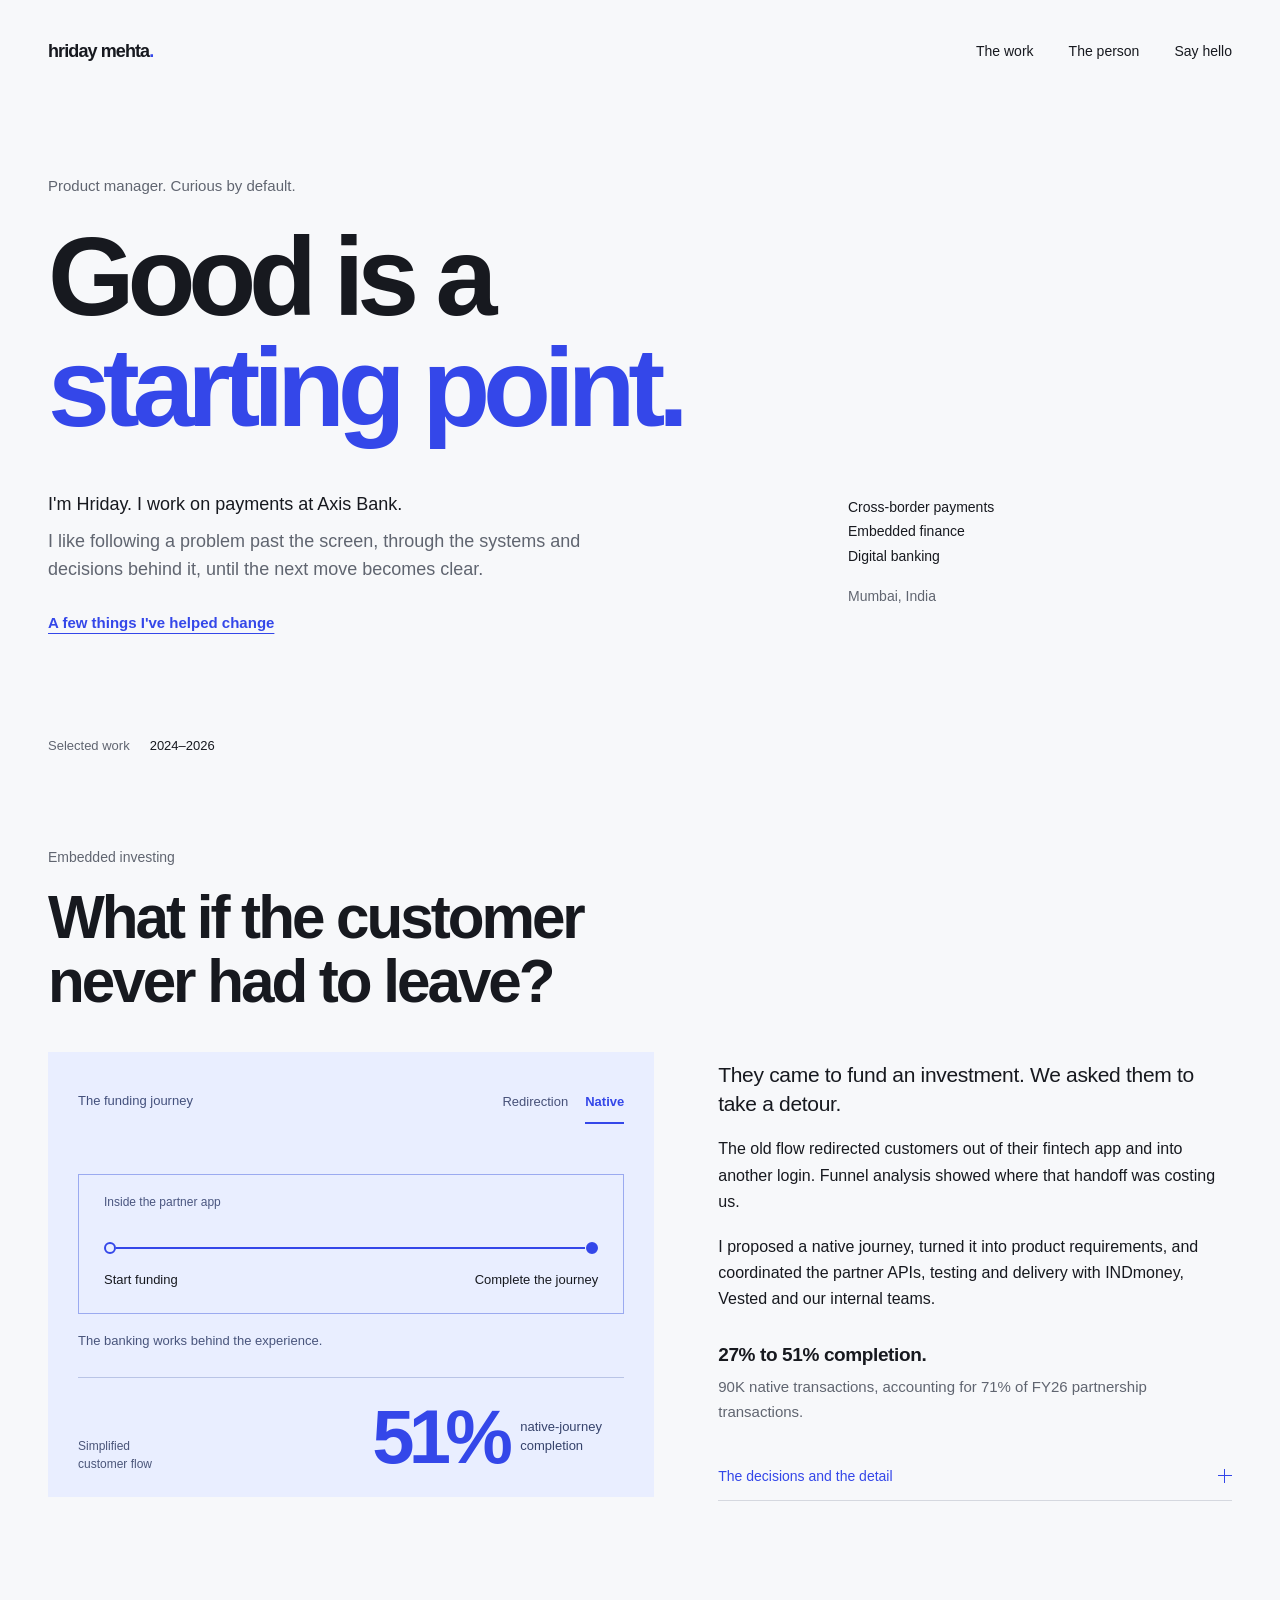
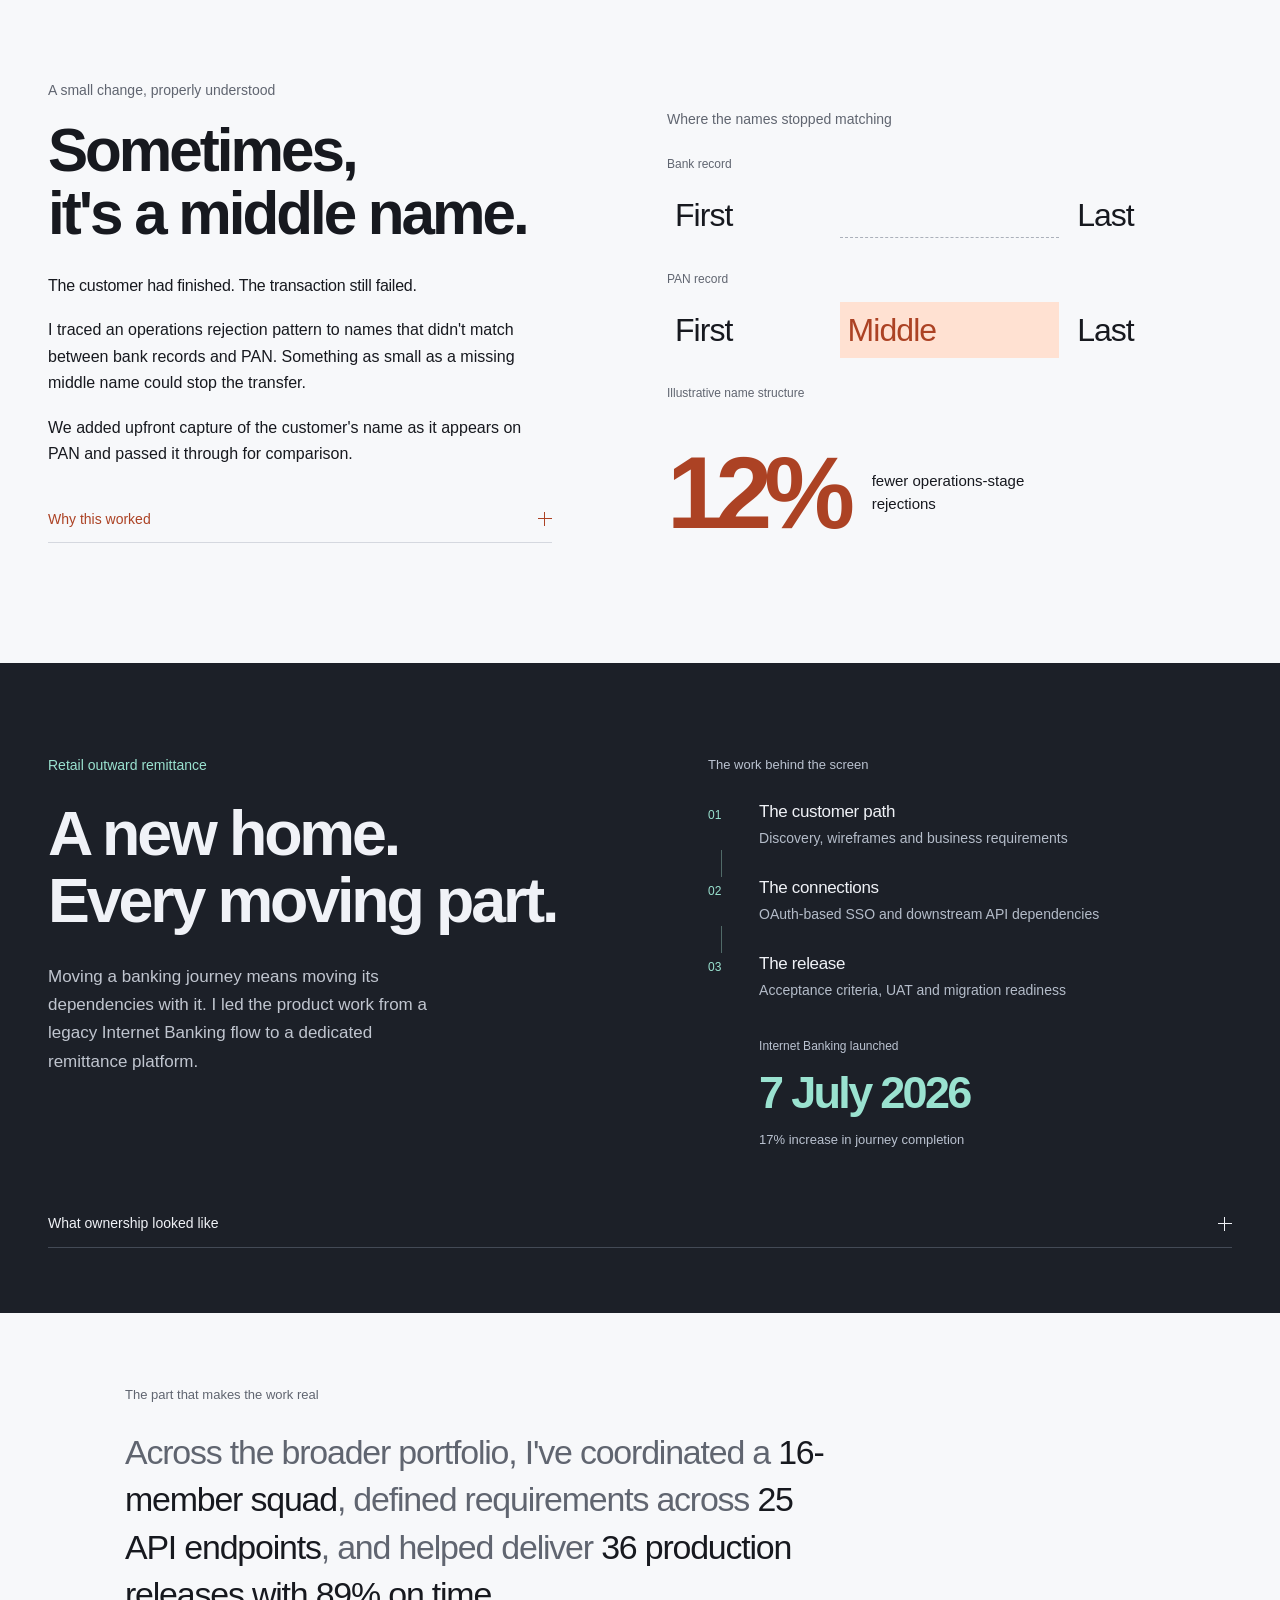
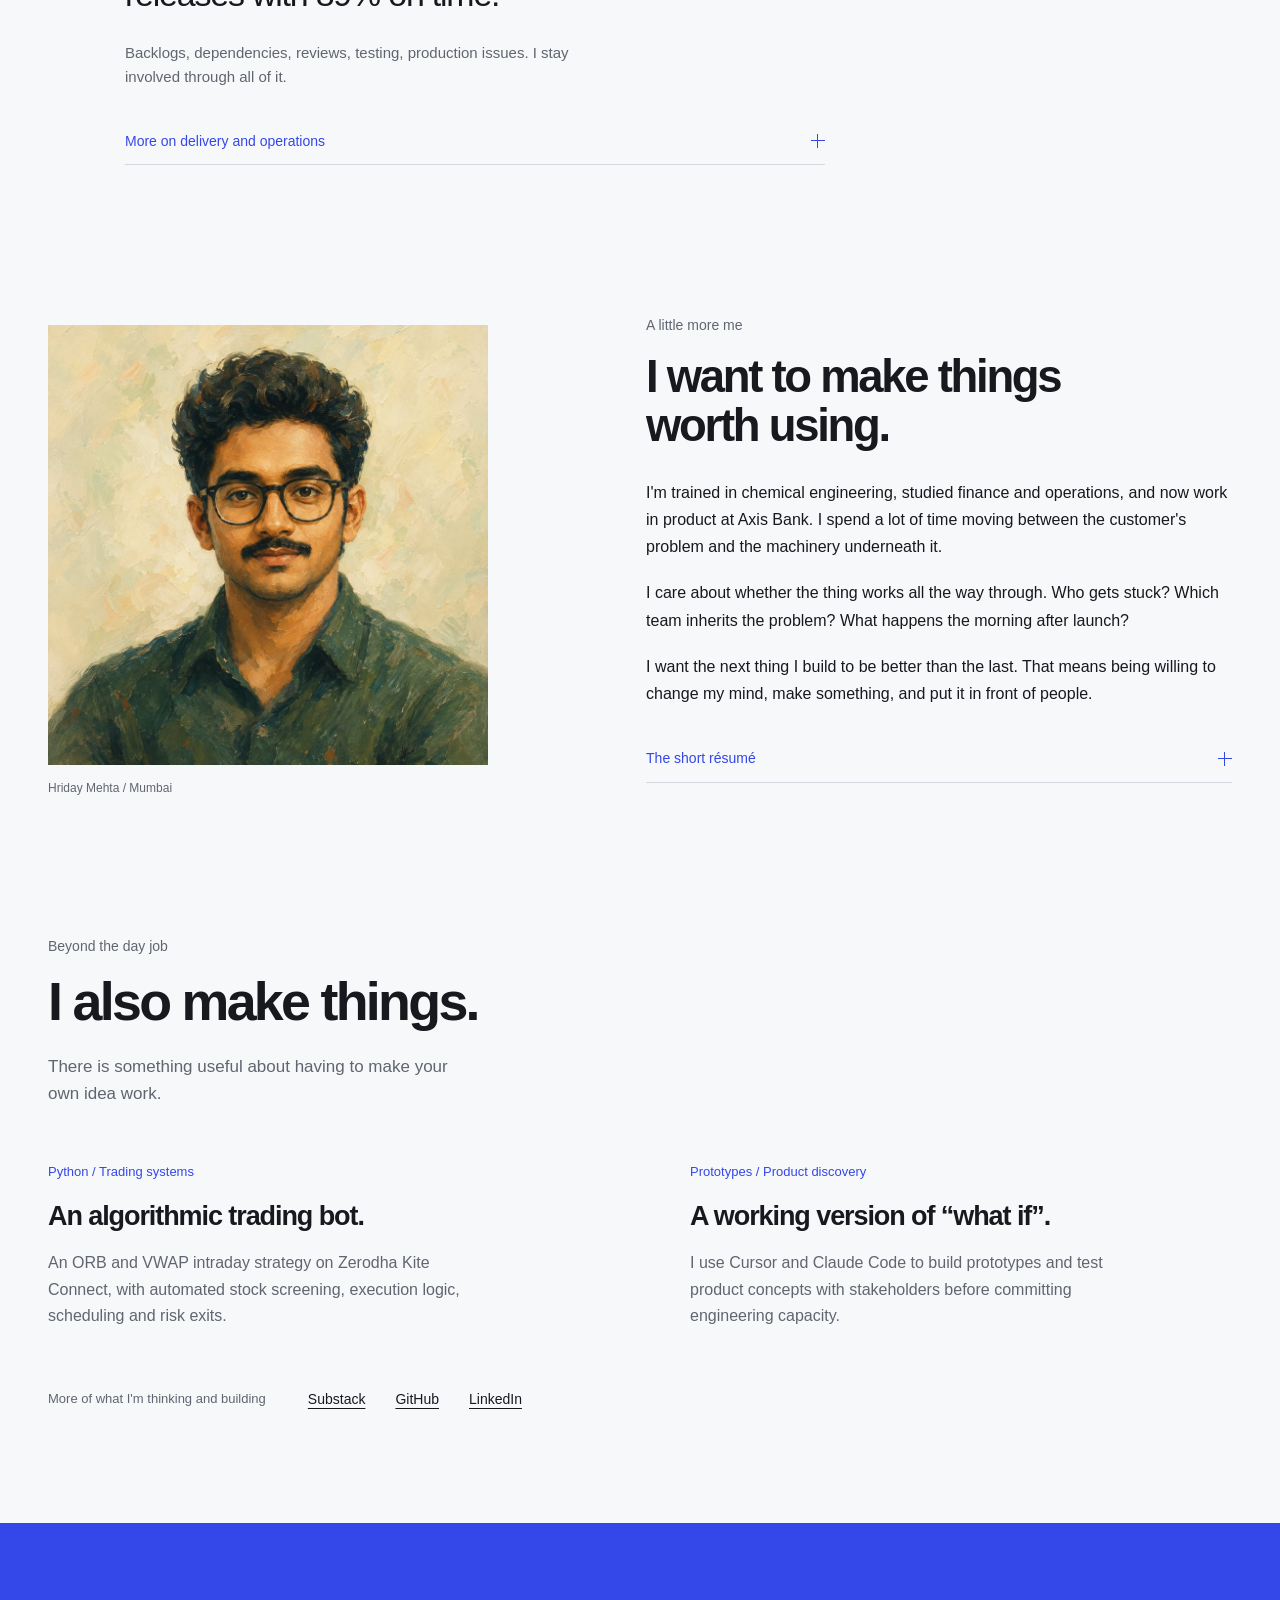
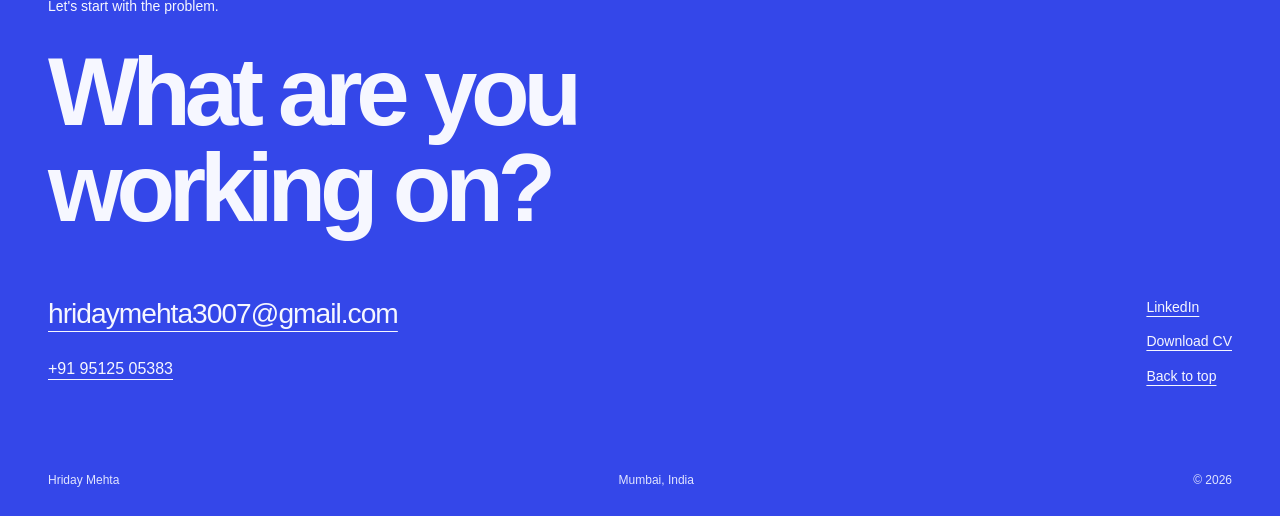
<file: index.html>
<!doctype html>
<html lang="en">
<head>
  <meta charset="utf-8">
  <meta name="viewport" content="width=device-width, initial-scale=1">
  <meta name="theme-color" content="#f7f8fa">
  <title>Hriday Mehta · Good is a starting point.</title>
  <meta name="description" content="Hriday Mehta, Product Manager at Axis Bank. Decisions and outcomes from cross-border payments, embedded finance and digital banking.">
  <meta property="og:type" content="website">
  <meta property="og:title" content="Hriday Mehta · Good is a starting point.">
  <meta property="og:description" content="A few things I've helped change in payments. A few things I want to build next.">
  <meta name="twitter:card" content="summary">
  <meta name="twitter:title" content="Hriday Mehta · Product Manager">
  <meta name="twitter:description" content="Product decisions, working systems and the details that make a difference.">
  <link rel="icon" href="favicon.svg" type="image/svg+xml">
  <link rel="stylesheet" href="style.css">
  <script src="script.js" defer></script>
</head>
<body>
  <a class="skip" href="#main">Skip to content</a>
  <!-- Simple text navigation stays visible and usable without JavaScript. -->
  <header class="site-header wrap" id="top">
    <a href="#top" class="wordmark" aria-label="Hriday Mehta home">hriday mehta<span aria-hidden="true">.</span></a>
    <nav aria-label="Main navigation"><a href="#work">The work</a><a href="#me">The person</a><a href="#contact">Say hello</a></nav>
  </header>
  <main id="main">
    <!-- INTRO: a point of view, followed immediately by professional context. -->
    <section class="intro wrap" aria-labelledby="intro-title">
      <p class="intro-label">Product manager. Curious by default.</p>
      <h1 id="intro-title">Good is a<br><span>starting point.</span></h1>
      <div class="intro-bottom">
        <div class="intro-copy"><p>I'm Hriday. I work on payments at Axis Bank.</p><p>I like following a problem past the screen, through the systems and decisions behind it, until the next move becomes clear.</p><a class="text-link" href="#work">A few things I've helped change</a></div>
        <div class="intro-aside"><p>Cross-border payments<br>Embedded finance<br>Digital banking</p><p class="muted">Mumbai, India</p></div>
      </div>
      <p class="intro-foot">Selected work <span>2024–2026</span></p>
    </section>

    <!-- WORK 1: an interactive, simplified flow, not a mock product screenshot. -->
    <section class="work wrap" id="work" aria-label="Selected product work">
      <article class="story native-story" aria-labelledby="native-title">
        <div class="story-heading"><p class="eyebrow">Embedded investing</p><h2 id="native-title">What if the customer<br>never had to leave?</h2></div>
        <div class="native-stage">
          <div class="journey-demo">
            <div class="demo-top"><p>The funding journey</p><div class="journey-switch" role="group" aria-label="Compare the funding journeys"><button type="button" data-view="redirect" aria-pressed="false">Redirection</button><button type="button" data-view="native" aria-pressed="true">Native</button></div></div>
            <div class="journey-panel" id="native-flow">
              <div class="app-boundary"><p class="boundary-label">Inside the partner app</p><div class="journey-steps"><div class="journey-step"><span class="step-dot"></span><span>Start funding</span></div><div class="route-line" aria-hidden="true"></div><div class="journey-step"><span class="step-dot last-dot"></span><span>Complete the journey</span></div></div></div>
              <p class="journey-comment">The banking works behind the experience.</p>
            </div>
            <div class="journey-panel" id="redirect-flow" hidden>
              <div class="redirect-stages"><div class="redirect-stage"><span class="step-dot"></span><span>Partner app</span></div><div class="route-line broken" aria-hidden="true"></div><div class="redirect-stage outside"><span class="step-dot"></span><span>Redirect<br>&amp; log in again</span></div><div class="route-line broken" aria-hidden="true"></div><div class="redirect-stage"><span class="step-dot"></span><span>Complete<br>the journey</span></div></div>
              <p class="journey-comment">A second login. Another place to lose someone.</p>
            </div>
            <div class="demo-bottom"><p>Simplified customer flow</p><div class="completion"><span id="completion-number">51%</span><p id="completion-label">native-journey completion</p></div></div>
            <span class="visually-hidden" id="journey-announcement" aria-live="polite"></span>
          </div>
          <div class="story-copy"><p class="lead">They came to fund an investment. We asked them to take a detour.</p><p>The old flow redirected customers out of their fintech app and into another login. Funnel analysis showed where that handoff was costing us.</p><p>I proposed a native journey, turned it into product requirements, and coordinated the partner APIs, testing and delivery with INDmoney, Vested and our internal teams.</p><p class="outcome"><strong>27% to 51% completion.</strong><br>90K native transactions, accounting for 71% of FY26 partnership transactions.</p><details class="deep-dive"><summary>The decisions and the detail <span aria-hidden="true" class="expand-mark"></span></summary><div class="detail-body"><h3>My part</h3><p>Funnel diagnosis, the native-journey proposal, requirements, partner alignment, API coordination, testing and launch readiness.</p><h3>The decision</h3><p>Remove the redirect and repeated login by bringing the journey into the partner experience. Coordinate the banking requirements behind that experience.</p><h3>What the numbers say</h3><p>Native completion reached 51% after six months, compared with the 27% redirection benchmark. The benchmarks describe different journeys; no controlled experiment is claimed.</p><h3>The wider result</h3><p>I co-led onboarding of ViewTrade, Appreciate Wealth and GlomoPay as the fintech network grew from 3 to 6 partners, supporting a portfolio of 10,000+ US-equity investors. Between FY25 and FY26, annual S0001 transactions increased by 141%, remittance volume by USD 40M, and FX income by 123%. These are team outcomes to which my product work contributed.</p></div></details></div>
        </div>
      </article>

      <!-- WORK 2: the visual explains a real operational failure using generic name components. -->
      <article class="story mismatch-story" aria-labelledby="mismatch-title">
        <div class="mismatch-copy"><p class="eyebrow">A small change, properly understood</p><h2 id="mismatch-title">Sometimes,<br>it's a middle name.</h2><p class="lead">The customer had finished. The transaction still failed.</p><p>I traced an operations rejection pattern to names that didn't match between bank records and PAN. Something as small as a missing middle name could stop the transfer.</p><p>We added upfront capture of the customer's name as it appears on PAN and passed it through for comparison.</p><details class="deep-dive"><summary>Why this worked <span aria-hidden="true" class="expand-mark"></span></summary><div class="detail-body"><h3>My part</h3><p>Diagnosing the failure pattern and introducing the upfront PAN-name intervention.</p><h3>The decision</h3><p>Collect the information while the customer is still in the journey, so operations can compare the correct value downstream.</p><h3>The result</h3><p>Operations-stage rejections reduced by 12%. The figure is a relative reduction, not a percentage-point change.</p></div></details></div>
        <div class="name-study"><div class="name-comparison"><p class="comparison-caption">Where the names stopped matching</p><div class="name-row"><p>Bank record</p><div><span>First</span><span class="absent" aria-label="Middle name absent">&nbsp;</span><span>Last</span></div></div><div class="name-row"><p>PAN record</p><div><span>First</span><span class="found">Middle</span><span>Last</span></div></div><p class="example-note">Illustrative name structure</p></div><div class="mismatch-outcome"><strong>12%</strong><p>fewer operations-stage<br>rejections</p></div></div>
      </article>
    </section>

    <!-- WORK 3: a different scale of problem gets a different composition. -->
    <section class="platform-story" aria-labelledby="platform-title">
      <div class="wrap platform-inner"><div class="platform-intro"><p class="eyebrow">Retail outward remittance</p><h2 id="platform-title">A new home.<br>Every moving part.</h2><p>Moving a banking journey means moving its dependencies with it. I led the product work from a legacy Internet Banking flow to a dedicated remittance platform.</p></div>
        <div class="platform-map" aria-label="Product work spanned customer journey, identity, integrations and operational readiness"><p class="map-caption">The work behind the screen</p><ol><li><span class="map-number">01</span><div><strong>The customer path</strong><p>Discovery, wireframes and business requirements</p></div></li><li><span class="map-number">02</span><div><strong>The connections</strong><p>OAuth-based SSO and downstream API dependencies</p></div></li><li><span class="map-number">03</span><div><strong>The release</strong><p>Acceptance criteria, UAT and migration readiness</p></div></li></ol><div class="launch-proof"><p>Internet Banking launched</p><strong>7 July 2026</strong><span>17% increase in journey completion</span></div></div>
        <details class="deep-dive platform-detail"><summary>What ownership looked like <span aria-hidden="true" class="expand-mark"></span></summary><div class="detail-body"><div><h3>Through the launch</h3><p>I defined customer flows, requirements and acceptance criteria, then aligned technology, business and control teams around integration dependencies, testing, approvals and migration readiness. The work included OAuth-based SSO to reduce login friction and support secure access.</p></div><div><h3>After the launch</h3><p>I raised 15 production defects and drove closure of 13 with engineering, QA, UAT and business teams. The new retail outward-remittance platform increased journey completion by 17%.</p></div></div></details>
      </div>
    </section>

    <!-- DELIVERY: evidence is written as a narrative rather than a skills grid. -->
    <section class="underneath wrap" aria-labelledby="delivery-title"><p class="eyebrow" id="delivery-title">The part that makes the work real</p><p>Across the broader portfolio, I've coordinated a <strong>16-member squad</strong>, defined requirements across <strong>25 API endpoints</strong>, and helped deliver <strong>36 production releases with 89% on time.</strong></p><p class="underneath-note">Backlogs, dependencies, reviews, testing, production issues. I stay involved through all of it.</p><details class="deep-dive delivery-detail"><summary>More on delivery and operations <span aria-hidden="true" class="expand-mark"></span></summary><div class="detail-body"><p>The API scope comprises 22 live endpoints and 3 in development. Delivery runs through two-week sprint line-ups, grooming, dependency management and release readiness.</p><p>Embedded-finance launches recorded zero critical incidents, zero rollbacks and zero regulator-reportable incidents. Recurring queries fell by 30% through product fixes, root-cause analysis and 3 SOPs.</p><p>I also delivered three FX Retail modules: customer registration, deal booking and deal utilisation, supporting outward remittance and forex-card reload.</p></div></details></section>

    <!-- PERSON: use the supplied portrait; no fabricated hobbies or biography. -->
    <section class="person wrap" id="me" aria-labelledby="person-title"><div class="person-photo"><img src="assets/hriday-mehta.jpg" width="900" height="900" alt="Painted portrait of Hriday Mehta wearing glasses and a green shirt" loading="lazy"><p>Hriday Mehta / Mumbai</p></div><div class="person-copy"><p class="eyebrow">A little more me</p><h2 id="person-title">I want to make things<br>worth using.</h2><p>I'm trained in chemical engineering, studied finance and operations, and now work in product at Axis Bank. I spend a lot of time moving between the customer's problem and the machinery underneath it.</p><p>I care about whether the thing works all the way through. Who gets stuck? Which team inherits the problem? What happens the morning after launch?</p><p>I want the next thing I build to be better than the last. That means being willing to change my mind, make something, and put it in front of people.</p><details class="deep-dive background-detail"><summary>The short résumé <span aria-hidden="true" class="expand-mark"></span></summary><div class="detail-body"><dl class="resume"><div><dt>Axis Bank Ltd.</dt><dd>Product Manager, Digital Banking &amp; Transformation<br>July 2024 – Present · Mumbai</dd></div><div><dt>Great Lakes Institute of Management, Chennai</dt><dd>Master of Business Administration (Finance &amp; Operations) · 2022–2024<br>CGPA 3.28/4</dd></div><div><dt>LJ Institute of Engineering &amp; Technology, Ahmedabad</dt><dd>B. Tech (Chemical Engineering) · 2017–2021<br>CGPA 9.10</dd></div><div><dt>Certified Scrum Product Owner (CSPO)</dt><dd>Scrum Alliance</dd></div><div><dt>Recognition &amp; campus involvement</dt><dd>Fresh Connection 2024 Global Finalist, Inchainge<br>ACTapult’22 Finalist, ACTFibernet<br>Member, Admission Committee</dd></div></dl><a href="assets/Hriday-Mehta-Resume.pdf" download class="text-link">Download my CV <span class="file-type">(PDF)</span></a></div></details></div></section>

    <section class="making wrap" aria-labelledby="making-title"><div class="making-heading"><p class="eyebrow">Beyond the day job</p><h2 id="making-title">I also make things.</h2><p>There is something useful about having to make your own idea work.</p></div><div class="projects"><article><p class="project-type">Python / Trading systems</p><h3>An algorithmic trading bot.</h3><p>An ORB and VWAP intraday strategy on Zerodha Kite Connect, with automated stock screening, execution logic, scheduling and risk exits.</p></article><article><p class="project-type">Prototypes / Product discovery</p><h3>A working version of “what if”.</h3><p>I use Cursor and Claude Code to build prototypes and test product concepts with stakeholders before committing engineering capacity.</p></article></div><div class="elsewhere"><p>More of what I'm thinking and building</p><a href="https://substack.com/@hridaymprodman" target="_blank" rel="noopener noreferrer">Substack</a><a href="https://github.com/mehtahriday" target="_blank" rel="noopener noreferrer">GitHub</a><a href="https://www.linkedin.com/in/hridaymehta56/" target="_blank" rel="noopener noreferrer">LinkedIn</a></div></section>

    <!-- CONTACT: actual destinations from the supplied material. -->
    <footer class="contact" id="contact"><div class="wrap"><p class="eyebrow">Let's start with the problem.</p><h2>What are you<br>working on?</h2><div class="contact-bottom"><address><a class="email" href="mailto:hridaymehta3007@gmail.com">hridaymehta3007@gmail.com</a><a href="tel:+919512505383">+91 95125 05383</a></address><div class="contact-links"><a href="https://www.linkedin.com/in/hridaymehta56/" target="_blank" rel="noopener noreferrer">LinkedIn</a><a href="assets/Hriday-Mehta-Resume.pdf" download>Download CV</a><a href="#top">Back to top</a></div></div><div class="colophon"><span>Hriday Mehta</span><span>Mumbai, India</span><span>© 2026</span></div></div></footer>
  </main>
</body>
</html>
</file>
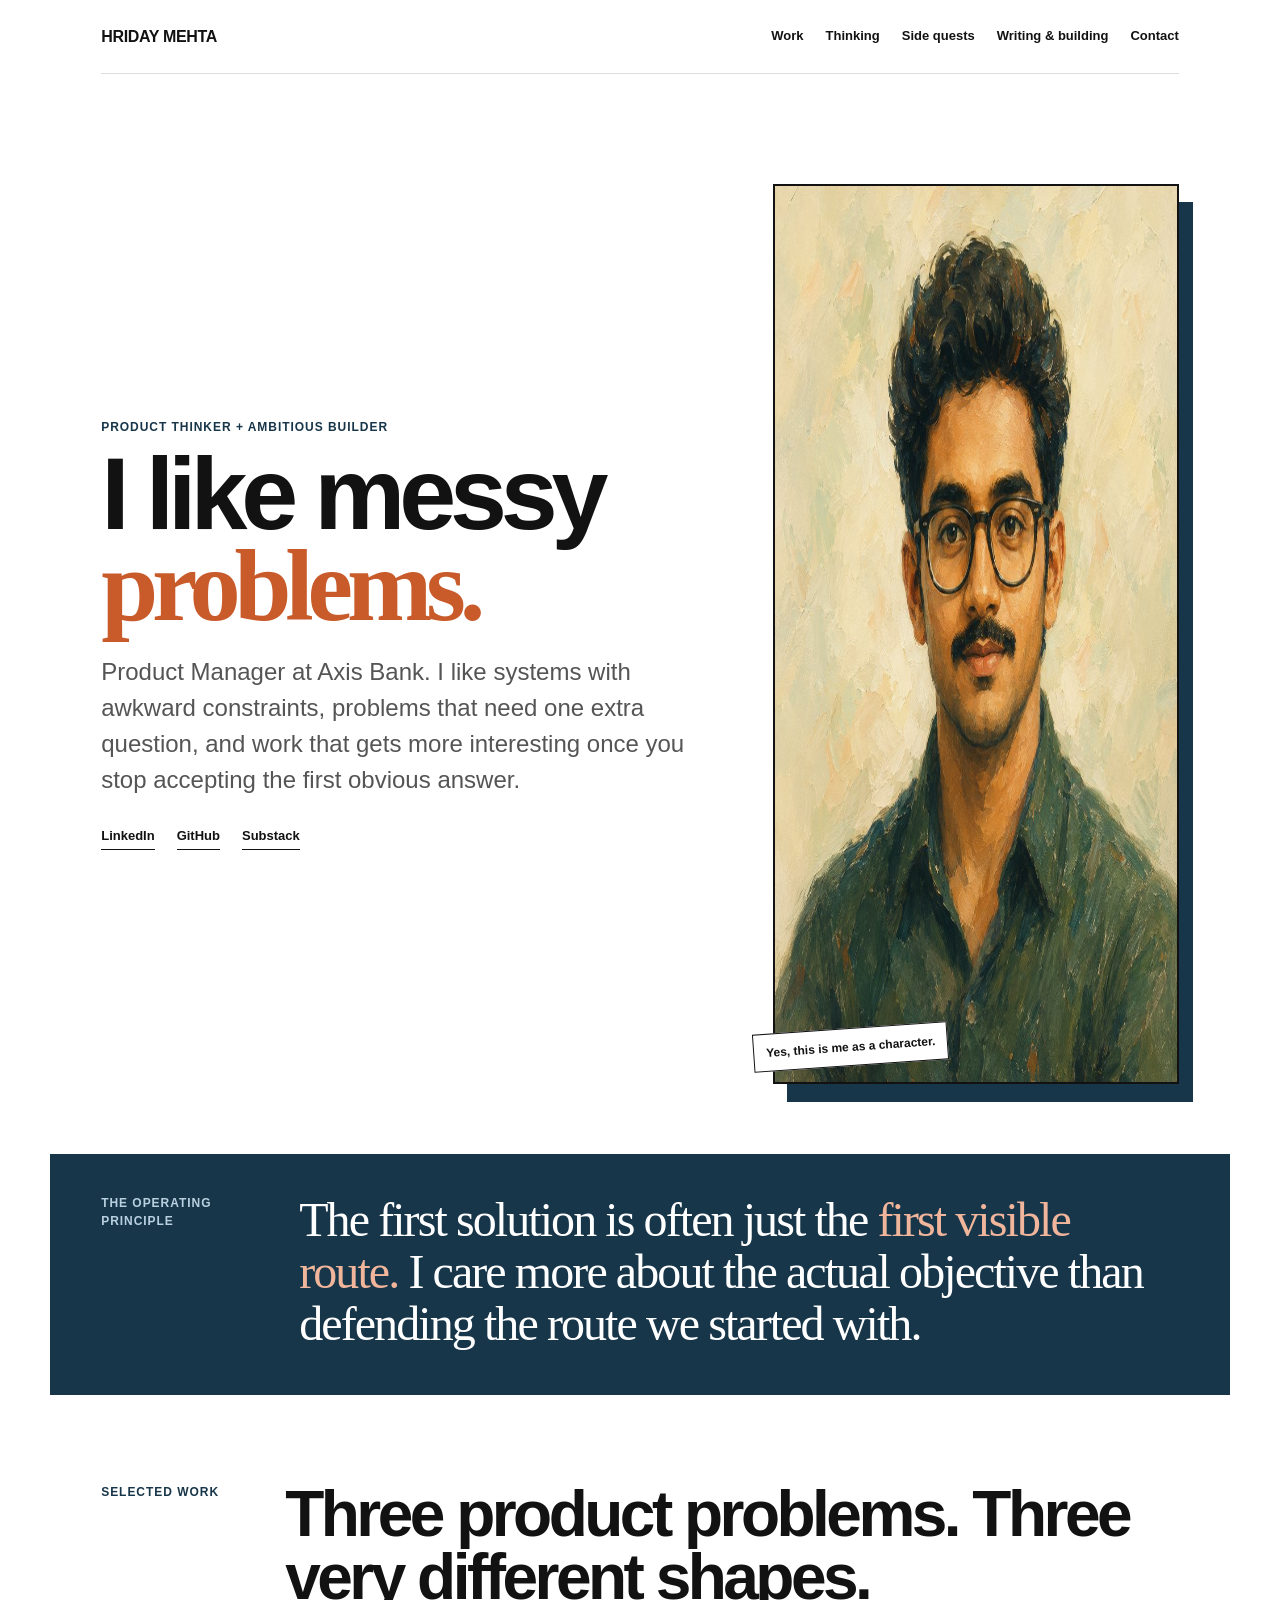
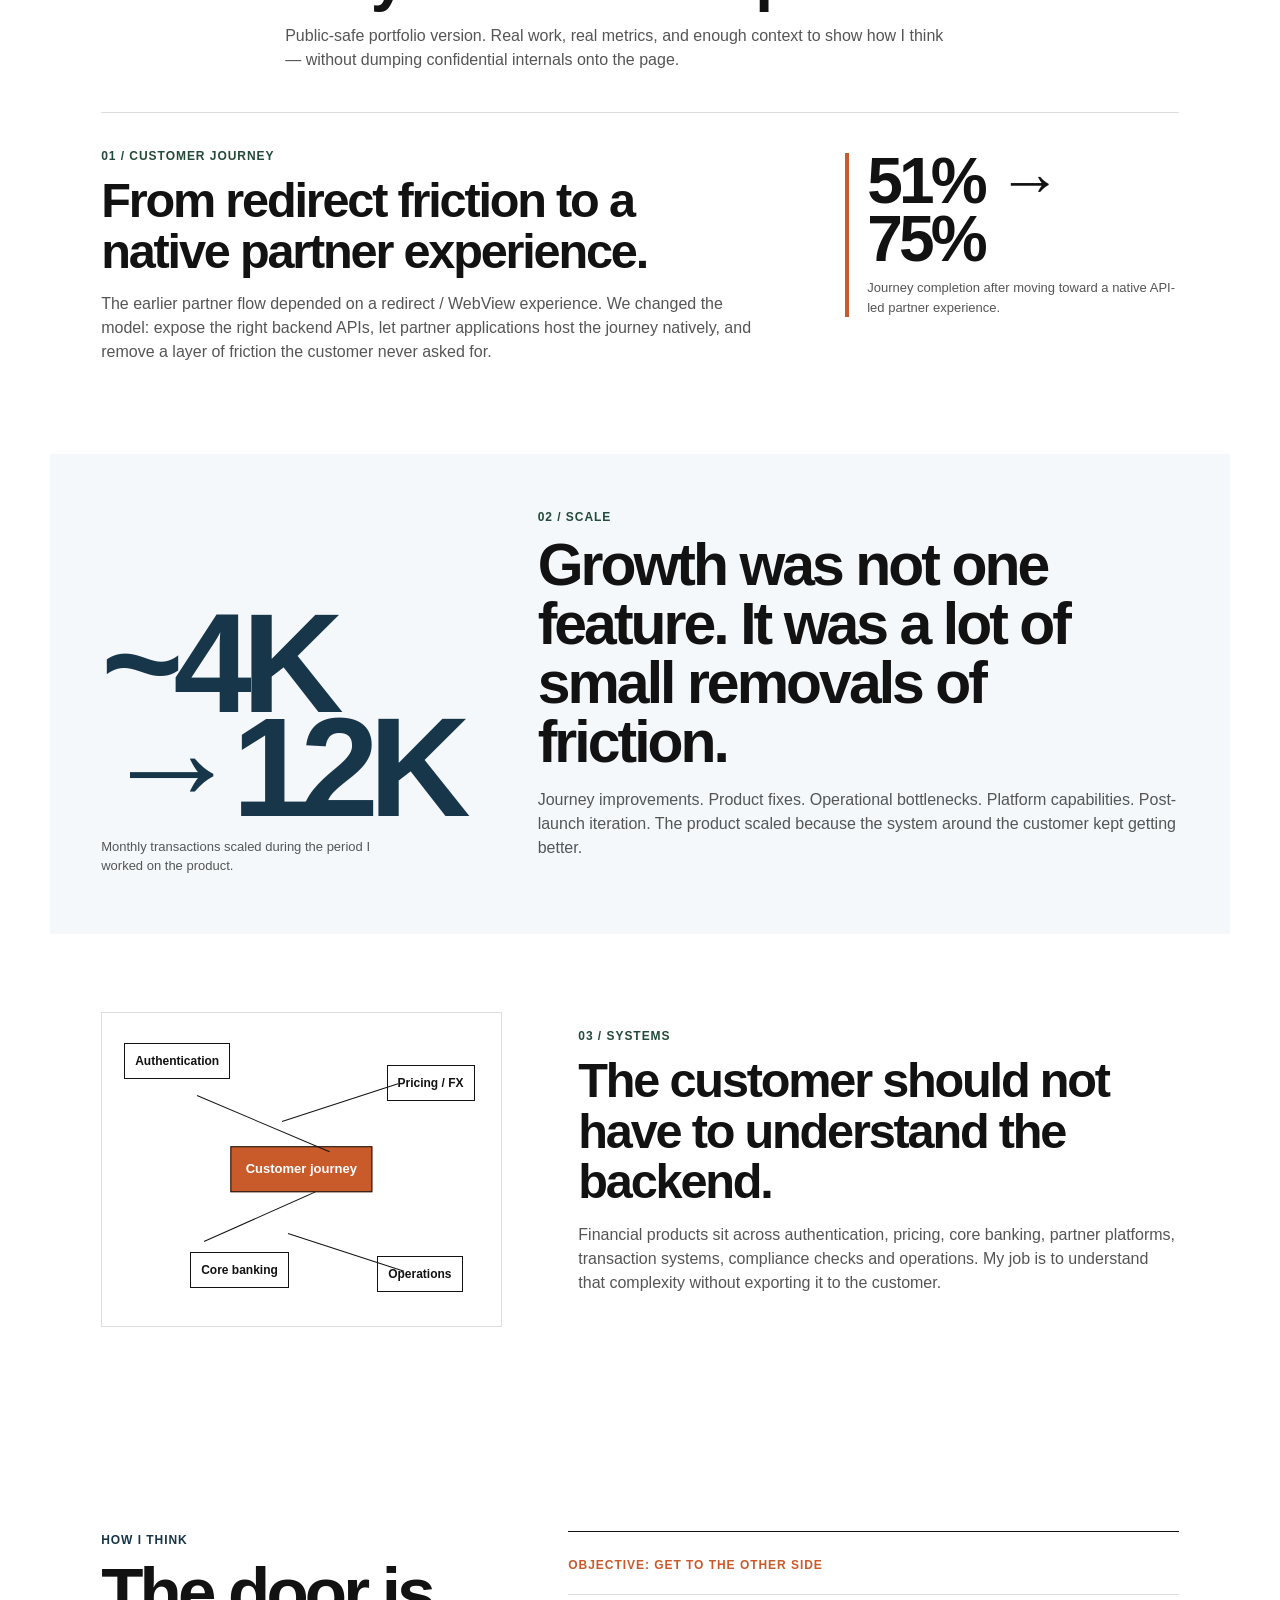
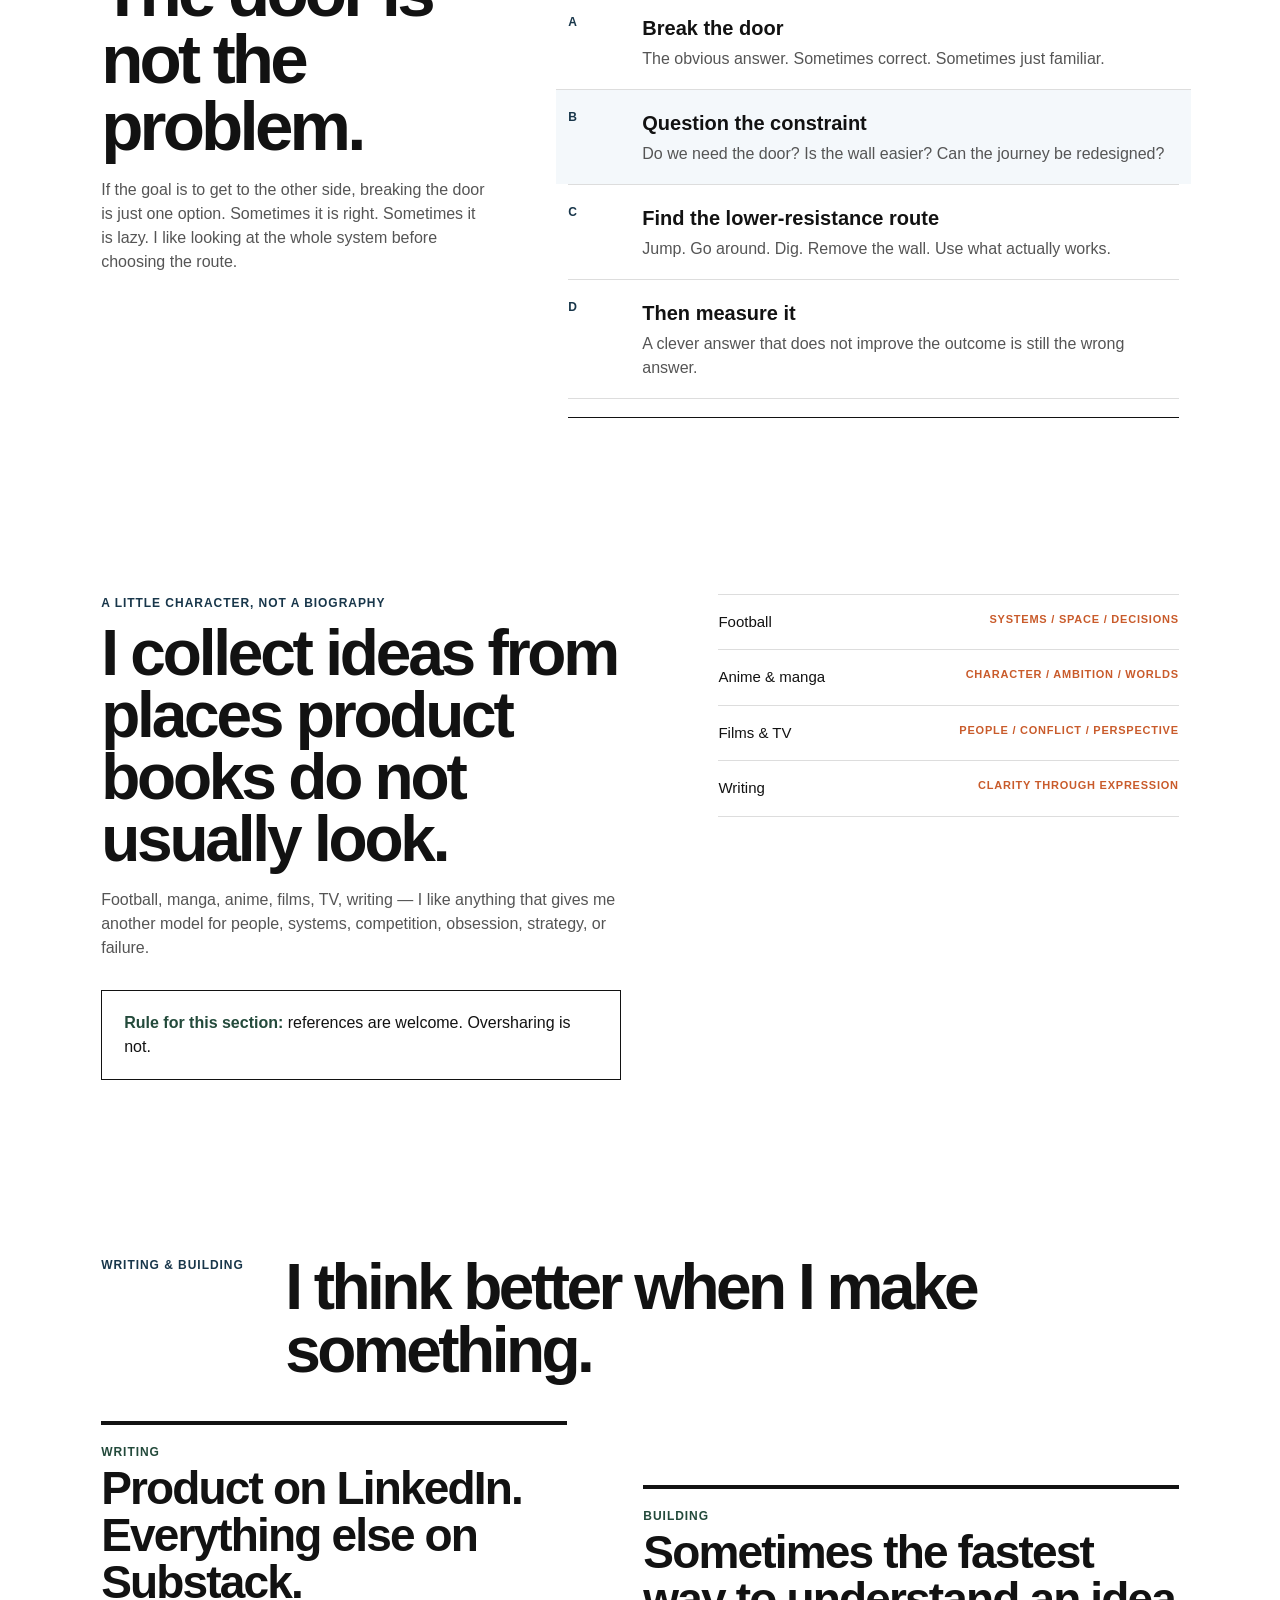
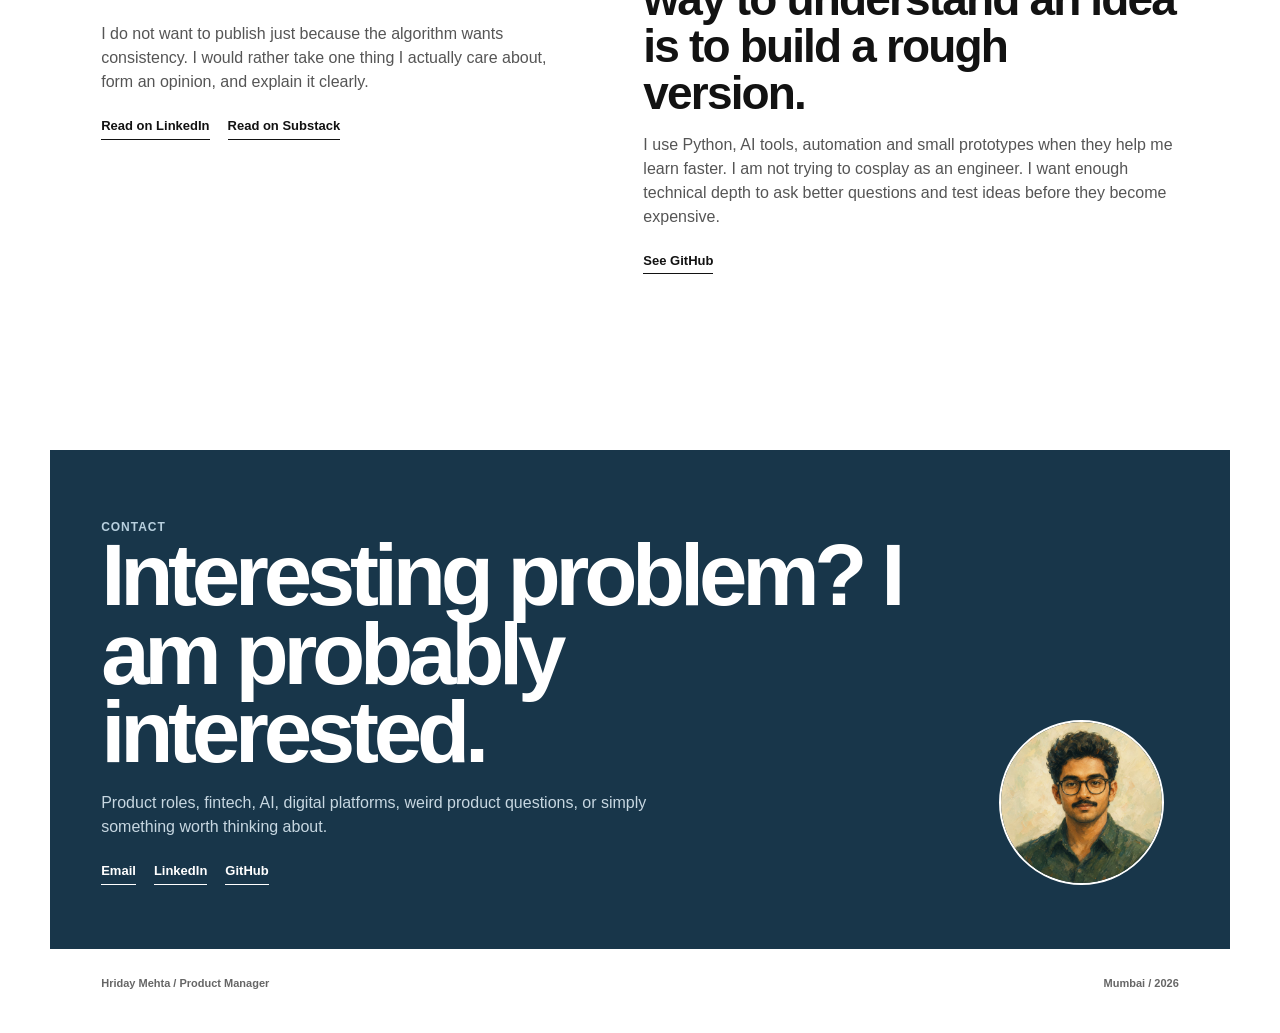
<file: index (2).html>
<!doctype html>
<html lang="en">
<head>
<meta charset="utf-8">
<meta name="viewport" content="width=device-width, initial-scale=1">
<meta name="description" content="Hriday Mehta — Product Manager. Curious, sharp, ambitious, and slightly unconventional.">
<title>Hriday Mehta — Product Manager</title>

<style>
:root{
  --bg:#ffffff;
  --text:#121212;
  --muted:#555555;
  --rule:#dddddd;
  --navy:#18364A;
  --navy-soft:#F4F8FB;
  --rust:#C95B2B;
  --green:#234A3B;
  --max:1180px;
  --pad:clamp(20px,4vw,54px);
}

*{box-sizing:border-box}
html{scroll-behavior:smooth}
body{
  margin:0;
  overflow-x:hidden;
  -webkit-text-size-adjust:100%;
  background:var(--bg);
  color:var(--text);
  font-family:Helvetica, Arial, sans-serif;
  line-height:1.5;
  text-rendering:optimizeLegibility;
}
a{color:inherit;text-decoration:none}
a:focus-visible,button:focus-visible{outline:3px solid var(--rust);outline-offset:4px}
img{max-width:100%;display:block}

.shell{max-width:var(--max);margin:0 auto;padding:0 var(--pad)}
.topbar{
  min-height:74px;
  display:flex;
  align-items:center;
  justify-content:space-between;
  border-bottom:1px solid var(--rule);
  position:sticky;
  top:0;
  z-index:50;
  background:rgba(255,255,255,.97);
}
.brand{
  font-size:16px;
  font-weight:700;
  letter-spacing:-.02em;
}
.nav{
  display:flex;
  gap:22px;
  font-size:13px;
  font-weight:600;
}
.nav a{
  padding:6px 0;
  border-bottom:1px solid transparent;
}
.nav a:hover{border-color:var(--text)}
.menu{
  display:none;
  border:0;
  background:none;
  font:inherit;
  font-weight:700;
  min-width:44px;
  min-height:44px;
  color:var(--text);
}

/* HERO */
.hero{
  padding:clamp(60px,9vw,110px) 0 70px;
  display:grid;
  grid-template-columns:minmax(0,1.1fr) minmax(300px,.75fr);
  gap:6vw;
  align-items:center;
}
.kicker{
  font-size:12px;
  font-weight:700;
  letter-spacing:.08em;
  text-transform:uppercase;
  color:var(--navy);
}
.hero h1{
  margin:12px 0 22px;
  font-size:clamp(56px,8vw,108px);
  line-height:.9;
  letter-spacing:-.06em;
  font-weight:700;
}
.hero h1 .normal{
  color:var(--text);
}
.hero h1 .accent{
  color:var(--rust);
  font-family:"Times New Roman", Times, serif;
  font-weight:700;
  display:block;
}
.hero p{
  max-width:690px;
  margin:0;
  font-size:clamp(18px,2vw,24px);
  color:var(--muted);
}
.hero-links{
  display:flex;
  flex-wrap:wrap;
  gap:14px 22px;
  margin-top:28px;
  font-size:13px;
  font-weight:700;
}
.hero-links a{
  border-bottom:1px solid var(--text);
  padding-bottom:3px;
}
.hero-links a:hover{color:var(--rust);border-color:var(--rust)}

.portrait-wrap{
  position:relative;
  width:min(100%,410px);
  justify-self:end;
}
.portrait-shadow{
  position:absolute;
  inset:18px -14px -18px 14px;
  background:var(--navy);
  z-index:0;
}
.portrait{
  position:relative;
  z-index:1;
  border:2px solid var(--text);
  background:#fff;
}
.portrait-note{
  position:absolute;
  left:-20px;
  bottom:18px;
  z-index:2;
  background:#fff;
  border:1px solid var(--text);
  padding:9px 12px;
  font-size:12px;
  font-weight:700;
  transform:rotate(-4deg);
}

/* STRIP */
.idea-strip{
  margin:0 calc(var(--pad)*-1);
  background:var(--navy);
  color:#fff;
  padding:40px var(--pad) 46px;
}
.idea-strip-grid{
  display:grid;
  grid-template-columns:170px 1fr;
  gap:28px;
  align-items:start;
}
.idea-strip .label{
  font-size:12px;
  font-weight:700;
  letter-spacing:.08em;
  text-transform:uppercase;
  color:#B8D0DF;
}
.idea-strip p{
  margin:0;
  max-width:920px;
  font-size:clamp(28px,4vw,48px);
  line-height:1.08;
  letter-spacing:-.04em;
  font-family:"Times New Roman", Times, serif;
}
.idea-strip p .accent{color:#F0B59A}

/* GENERAL */
section{padding:88px 0}
.section-head{
  display:grid;
  grid-template-columns:150px 1fr;
  gap:34px;
  margin-bottom:40px;
}
.section-head .label{
  font-size:12px;
  font-weight:700;
  letter-spacing:.08em;
  text-transform:uppercase;
  color:var(--navy);
}
.section-head h2{
  margin:0;
  font-size:clamp(38px,5vw,70px);
  line-height:.98;
  letter-spacing:-.055em;
  font-weight:700;
}
.section-head p{
  max-width:670px;
  margin:15px 0 0;
  color:var(--muted);
  font-size:16px;
}

/* WORK */
.work-block{
  border-top:1px solid var(--rule);
}
.work-one{
  display:grid;
  grid-template-columns:1.1fr .55fr;
  gap:6vw;
  padding:34px 0 74px;
  align-items:start;
}
.case-tag{
  font-size:12px;
  font-weight:700;
  text-transform:uppercase;
  letter-spacing:.08em;
  color:var(--green);
}
.work-one h3,.work-three h3{
  margin:10px 0 14px;
  font-size:clamp(30px,3.8vw,50px);
  line-height:1.04;
  letter-spacing:-.045em;
}
.case-copy{
  color:var(--muted);
  max-width:700px;
}
.metric{
  border-left:4px solid var(--rust);
  padding-left:18px;
  margin-top:6px;
}
.metric strong{
  display:block;
  font-size:clamp(42px,5vw,68px);
  line-height:.9;
  letter-spacing:-.06em;
}
.metric span{
  display:block;
  margin-top:10px;
  color:var(--muted);
  font-size:13px;
}
.work-two{
  margin:0 calc(var(--pad)*-1);
  padding:54px var(--pad) 58px;
  background:var(--navy-soft);
  display:grid;
  grid-template-columns:.48fr 1fr;
  gap:6vw;
  align-items:end;
}
.work-two .big-number{
  font-size:clamp(76px,11vw,168px);
  line-height:.74;
  font-weight:700;
  letter-spacing:-.07em;
  color:var(--navy);
  white-space:nowrap;
}
.work-two .small-note{
  margin-top:16px;
  color:var(--muted);
  font-size:13px;
  max-width:300px;
}
.work-two h3{
  margin:10px 0 14px;
  font-size:clamp(34px,4.6vw,62px);
  line-height:1;
  letter-spacing:-.05em;
}
.work-two p{max-width:720px;color:var(--muted)}

.work-three{
  display:grid;
  grid-template-columns:.72fr 1.08fr;
  gap:6vw;
  padding:78px 0 6px;
  align-items:center;
}
.system-map{
  min-height:315px;
  border:1px solid var(--rule);
  background:#fff;
  position:relative;
  padding:24px;
}
.node{
  position:absolute;
  background:#fff;
  border:1.5px solid var(--text);
  padding:8px 10px;
  font-size:12px;
  font-weight:700;
}
.n1{left:22px;top:30px}
.n2{right:26px;top:52px}
.n3{left:88px;bottom:38px}
.n4{right:38px;bottom:34px}
.center-node{
  position:absolute;
  left:50%;
  top:50%;
  transform:translate(-50%,-50%);
  background:var(--rust);
  color:#fff;
  border:1.5px solid var(--text);
  padding:12px 14px;
  font-size:13px;
  font-weight:700;
}
.line{
  position:absolute;
  height:1px;
  background:var(--text);
  transform-origin:left center;
}
.l1{width:144px;left:95px;top:82px;transform:rotate(23deg)}
.l2{width:122px;left:180px;top:108px;transform:rotate(-18deg)}
.l3{width:122px;left:102px;bottom:84px;transform:rotate(-24deg)}
.l4{width:122px;left:186px;bottom:92px;transform:rotate(18deg)}

/* THINKING */
.thinking{
  padding-top:110px;
}
.thinking-grid{
  display:grid;
  grid-template-columns:minmax(0,.78fr) minmax(420px,1.22fr);
  gap:6vw;
  align-items:start;
}
.thinking-copy{
  position:sticky;
  top:110px;
}
.thinking-copy h2{
  margin:10px 0 18px;
  font-size:clamp(40px,5.4vw,74px);
  line-height:.97;
  letter-spacing:-.055em;
}
.thinking-copy p{
  max-width:500px;
  color:var(--muted);
}
.route-board{
  border-top:1px solid var(--text);
  border-bottom:1px solid var(--text);
  padding:24px 0 18px;
}
.objective{
  font-size:12px;
  font-weight:700;
  color:var(--rust);
  text-transform:uppercase;
  letter-spacing:.08em;
  margin-bottom:20px;
}
.route{
  display:grid;
  grid-template-columns:58px 1fr;
  gap:16px;
  padding:18px 0;
  border-top:1px solid var(--rule);
}
.route:last-child{border-bottom:1px solid var(--rule)}
.route-no{
  font-size:12px;
  font-weight:700;
  color:var(--navy);
}
.route strong{
  display:block;
  font-size:20px;
  margin-bottom:4px;
}
.route span{color:var(--muted)}
.route.highlight{
  margin:0 -12px;
  padding-left:12px;
  padding-right:12px;
  background:var(--navy-soft);
}

/* SIDE QUESTS */
.sidequests-grid{
  display:grid;
  grid-template-columns:1.08fr .92fr;
  gap:6vw;
  align-items:start;
}
.sidequests-grid h2{
  margin:10px 0 18px;
  font-size:clamp(40px,5vw,70px);
  line-height:.97;
  letter-spacing:-.05em;
}
.sidequests-grid p{
  max-width:650px;
  color:var(--muted);
}
.note-card{
  margin-top:30px;
  max-width:520px;
  border:1px solid var(--text);
  background:#fff;
  padding:20px 22px;
}
.note-card strong{color:var(--green)}
.quest-list{border-top:1px solid var(--rule)}
.quest{
  display:flex;
  justify-content:space-between;
  gap:20px;
  padding:16px 0;
  border-bottom:1px solid var(--rule);
  font-size:15px;
}
.quest small{
  color:var(--rust);
  font-size:11px;
  font-weight:700;
  text-transform:uppercase;
  letter-spacing:.07em;
}

/* WRITING + BUILDING */
.makers{
  display:grid;
  grid-template-columns:.93fr 1.07fr;
  gap:6vw;
  align-items:start;
}
.panel{
  border-top:4px solid var(--text);
  padding-top:18px;
}
.panel.offset{margin-top:64px}
.panel h3{
  margin:4px 0 12px;
  font-size:clamp(30px,3.6vw,46px);
  line-height:1.02;
  letter-spacing:-.04em;
}
.panel p{color:var(--muted);max-width:620px}
.panel-links{
  display:flex;
  flex-wrap:wrap;
  gap:16px 18px;
  margin-top:22px;
  font-size:13px;
  font-weight:700;
}
.panel-links a{
  border-bottom:1px solid var(--text);
  padding-bottom:3px;
}
.panel-links a:hover{color:var(--rust);border-color:var(--rust)}

/* CONTACT */
.contact{
  margin:88px calc(var(--pad)*-1) 0;
  background:var(--navy);
  color:#fff;
  padding:68px var(--pad) 64px;
}
.contact-grid{
  display:grid;
  grid-template-columns:1fr 180px;
  gap:5vw;
  align-items:end;
}
.contact h2{
  margin:0;
  max-width:900px;
  font-size:clamp(50px,6.8vw,94px);
  line-height:.9;
  letter-spacing:-.06em;
}
.contact p{
  max-width:620px;
  margin:20px 0 0;
  color:#C7D7E1;
}
.contact .label{
  color:#B8D0DF;
  font-size:12px;
  font-weight:700;
  letter-spacing:.08em;
  text-transform:uppercase;
}
.contact .panel-links a{border-color:#fff}
.contact-avatar{
  width:165px;
  height:165px;
  object-fit:cover;
  border-radius:50%;
  border:2px solid #fff;
  background:#fff;
}

footer{
  display:flex;
  justify-content:space-between;
  gap:20px;
  padding:26px 0 42px;
  color:#666;
  font-size:11px;
  font-weight:700;
}

@media(max-width:920px){
  .hero,
  .work-one,
  .work-three,
  .thinking-grid,
  .sidequests-grid,
  .makers,
  .contact-grid{
    grid-template-columns:1fr;
  }
  .portrait-wrap{justify-self:start;width:min(80vw,400px)}
  .work-two{grid-template-columns:1fr}
  .thinking-copy{position:static}
  .panel.offset{margin-top:0}
}
@media(max-width:760px){
  .nav{
    display:none;
    position:absolute;
    top:74px;
    left:var(--pad);
    right:var(--pad);
    background:#fff;
    border-top:1px solid var(--rule);
    border-bottom:1px solid var(--rule);
    flex-direction:column;
    gap:0;
    padding:14px 0;
  }
  .nav.open{display:flex}
  .nav a{padding:11px 0}
  .menu{display:inline-flex;align-items:center;justify-content:flex-end}
  .section-head,
  .idea-strip-grid{grid-template-columns:1fr;gap:16px}
}
@media(max-width:540px){
  .hero h1{font-size:56px}
  .hero h1 .accent{display:inline}
  .portrait-note{left:8px}
  .section-head h2,.thinking-copy h2,.sidequests-grid h2{font-size:42px}
  .system-map{min-height:280px}
  .contact h2{font-size:52px}
  footer{flex-direction:column}
}

@supports (-webkit-touch-callout: none){
  @media(max-width:920px){
    .topbar{position:relative}
    .thinking-copy{position:static}
  }
}

@media(prefers-reduced-motion:reduce){
  html{scroll-behavior:auto}
  *{transition:none!important;animation:none!important}
}
</style>
</head>
<body>
<div class="shell">
<header class="topbar">
  <a class="brand" href="#top">HRIDAY MEHTA</a>
  <nav class="nav" id="nav" aria-label="Primary">
    <a href="#work">Work</a>
    <a href="#thinking">Thinking</a>
    <a href="#sidequests">Side quests</a>
    <a href="#making">Writing & building</a>
    <a href="#contact">Contact</a>
  </nav>
  <button class="menu" id="menuButton" aria-controls="nav" aria-expanded="false">Menu</button>
</header>

<main id="top">
<section class="hero">
  <div>
    <div class="kicker">Product thinker + ambitious builder</div>
    <h1><span class="normal">I like messy</span> <span class="accent">problems.</span></h1>
    <p>
      Product Manager at Axis Bank. I like systems with awkward constraints, problems that need one extra question, and work that gets more interesting once you stop accepting the first obvious answer.
    </p>
    <div class="hero-links">
      <a href="https://www.linkedin.com/in/hridaymehta56" target="_blank" rel="noreferrer">LinkedIn</a>
      <a href="https://github.com/mehtahriday5-a11y" target="_blank" rel="noreferrer">GitHub</a>
      <a href="https://substack.com/@hridaymprodman" target="_blank" rel="noreferrer">Substack</a>
    </div>
  </div>

  <div class="portrait-wrap" aria-label="Illustrated portrait of Hriday Mehta">
    <div class="portrait-shadow"></div>
    <img class="portrait" src="hriday-avatar.jpg" alt="Illustrated portrait of Hriday Mehta" width="900" height="900" decoding="async" fetchpriority="high">
    <div class="portrait-note">Yes, this is me as a character.</div>
  </div>
</section>

<div class="idea-strip">
  <div class="idea-strip-grid">
    <div class="label">The operating principle</div>
    <p>The first solution is often just the <span class="accent">first visible route.</span> I care more about the actual objective than defending the route we started with.</p>
  </div>
</div>

<section id="work">
  <div class="section-head">
    <div class="label">Selected work</div>
    <div>
      <h2>Three product problems. Three very different shapes.</h2>
      <p>Public-safe portfolio version. Real work, real metrics, and enough context to show how I think — without dumping confidential internals onto the page.</p>
    </div>
  </div>

  <div class="work-block">
    <article class="work-one">
      <div>
        <div class="case-tag">01 / Customer journey</div>
        <h3>From redirect friction to a native partner experience.</h3>
        <p class="case-copy">The earlier partner flow depended on a redirect / WebView experience. We changed the model: expose the right backend APIs, let partner applications host the journey natively, and remove a layer of friction the customer never asked for.</p>
      </div>
      <div class="metric">
        <strong>51% → 75%</strong>
        <span>Journey completion after moving toward a native API-led partner experience.</span>
      </div>
    </article>

    <article class="work-two">
      <div>
        <div class="big-number">~4K<br>→12K</div>
        <div class="small-note">Monthly transactions scaled during the period I worked on the product.</div>
      </div>
      <div>
        <div class="case-tag">02 / Scale</div>
        <h3>Growth was not one feature. It was a lot of small removals of friction.</h3>
        <p>Journey improvements. Product fixes. Operational bottlenecks. Platform capabilities. Post-launch iteration. The product scaled because the system around the customer kept getting better.</p>
      </div>
    </article>

    <article class="work-three">
      <div class="system-map" aria-label="Simple system map showing multiple systems feeding one customer experience">
        <div class="node n1">Authentication</div>
        <div class="node n2">Pricing / FX</div>
        <div class="node n3">Core banking</div>
        <div class="node n4">Operations</div>
        <div class="center-node">Customer journey</div>
        <div class="line l1"></div><div class="line l2"></div><div class="line l3"></div><div class="line l4"></div>
      </div>
      <div>
        <div class="case-tag">03 / Systems</div>
        <h3>The customer should not have to understand the backend.</h3>
        <p class="case-copy">Financial products sit across authentication, pricing, core banking, partner platforms, transaction systems, compliance checks and operations. My job is to understand that complexity without exporting it to the customer.</p>
      </div>
    </article>
  </div>
</section>

<section id="thinking" class="thinking">
  <div class="thinking-grid">
    <div class="thinking-copy">
      <div class="kicker">How I think</div>
      <h2>The door is not the problem.</h2>
      <p>If the goal is to get to the other side, breaking the door is just one option. Sometimes it is right. Sometimes it is lazy. I like looking at the whole system before choosing the route.</p>
    </div>

    <div class="route-board">
      <div class="objective">Objective: get to the other side</div>

      <div class="route">
        <div class="route-no">A</div>
        <div><strong>Break the door</strong><span>The obvious answer. Sometimes correct. Sometimes just familiar.</span></div>
      </div>

      <div class="route highlight">
        <div class="route-no">B</div>
        <div><strong>Question the constraint</strong><span>Do we need the door? Is the wall easier? Can the journey be redesigned?</span></div>
      </div>

      <div class="route">
        <div class="route-no">C</div>
        <div><strong>Find the lower-resistance route</strong><span>Jump. Go around. Dig. Remove the wall. Use what actually works.</span></div>
      </div>

      <div class="route">
        <div class="route-no">D</div>
        <div><strong>Then measure it</strong><span>A clever answer that does not improve the outcome is still the wrong answer.</span></div>
      </div>
    </div>
  </div>
</section>

<section id="sidequests">
  <div class="sidequests-grid">
    <div>
      <div class="kicker">A little character, not a biography</div>
      <h2>I collect ideas from places product books do not usually look.</h2>
      <p>Football, manga, anime, films, TV, writing — I like anything that gives me another model for people, systems, competition, obsession, strategy, or failure.</p>
      <div class="note-card"><strong>Rule for this section:</strong> references are welcome. Oversharing is not.</div>
    </div>

    <div class="quest-list">
      <div class="quest"><span>Football</span><small>systems / space / decisions</small></div>
      <div class="quest"><span>Anime & manga</span><small>character / ambition / worlds</small></div>
      <div class="quest"><span>Films & TV</span><small>people / conflict / perspective</small></div>
      <div class="quest"><span>Writing</span><small>clarity through expression</small></div>
    </div>
  </div>
</section>

<section id="making">
  <div class="section-head">
    <div class="label">Writing & building</div>
    <div>
      <h2>I think better when I make something.</h2>
    </div>
  </div>

  <div class="makers">
    <div class="panel">
      <div class="case-tag">Writing</div>
      <h3>Product on LinkedIn. Everything else on Substack.</h3>
      <p>I do not want to publish just because the algorithm wants consistency. I would rather take one thing I actually care about, form an opinion, and explain it clearly.</p>
      <div class="panel-links">
        <a href="https://www.linkedin.com/in/hridaymehta56" target="_blank" rel="noreferrer">Read on LinkedIn</a>
        <a href="https://substack.com/@hridaymprodman" target="_blank" rel="noreferrer">Read on Substack</a>
      </div>
    </div>

    <div class="panel offset">
      <div class="case-tag">Building</div>
      <h3>Sometimes the fastest way to understand an idea is to build a rough version.</h3>
      <p>I use Python, AI tools, automation and small prototypes when they help me learn faster. I am not trying to cosplay as an engineer. I want enough technical depth to ask better questions and test ideas before they become expensive.</p>
      <div class="panel-links">
        <a href="https://github.com/mehtahriday5-a11y" target="_blank" rel="noreferrer">See GitHub</a>
      </div>
    </div>
  </div>
</section>

<section id="contact" class="contact">
  <div class="contact-grid">
    <div>
      <div class="label">Contact</div>
      <h2>Interesting problem? I am probably interested.</h2>
      <p>Product roles, fintech, AI, digital platforms, weird product questions, or simply something worth thinking about.</p>
      <div class="panel-links">
        <a href="mailto:mehtahriday5@gmail.com">Email</a>
        <a href="https://www.linkedin.com/in/hridaymehta56" target="_blank" rel="noreferrer">LinkedIn</a>
        <a href="https://github.com/mehtahriday5-a11y" target="_blank" rel="noreferrer">GitHub</a>
      </div>
    </div>
    <img class="contact-avatar" src="hriday-avatar.jpg" alt="Illustrated portrait of Hriday Mehta" width="900" height="900" loading="lazy" decoding="async">
  </div>
</section>
</main>

<footer>
  <span>Hriday Mehta / Product Manager</span>
  <span>Mumbai / 2026</span>
</footer>
</div>

<script>
const button=document.getElementById('menuButton');
const nav=document.getElementById('nav');
button.addEventListener('click',()=>{
  const open=nav.classList.toggle('open');
  button.setAttribute('aria-expanded',String(open));
  button.textContent=open?'Close':'Menu';
});
nav.querySelectorAll('a').forEach(link=>{
  link.addEventListener('click',()=>{
    nav.classList.remove('open');
    button.setAttribute('aria-expanded','false');
    button.textContent='Menu';
  });
});
</script>
</body>
</html>
</file>
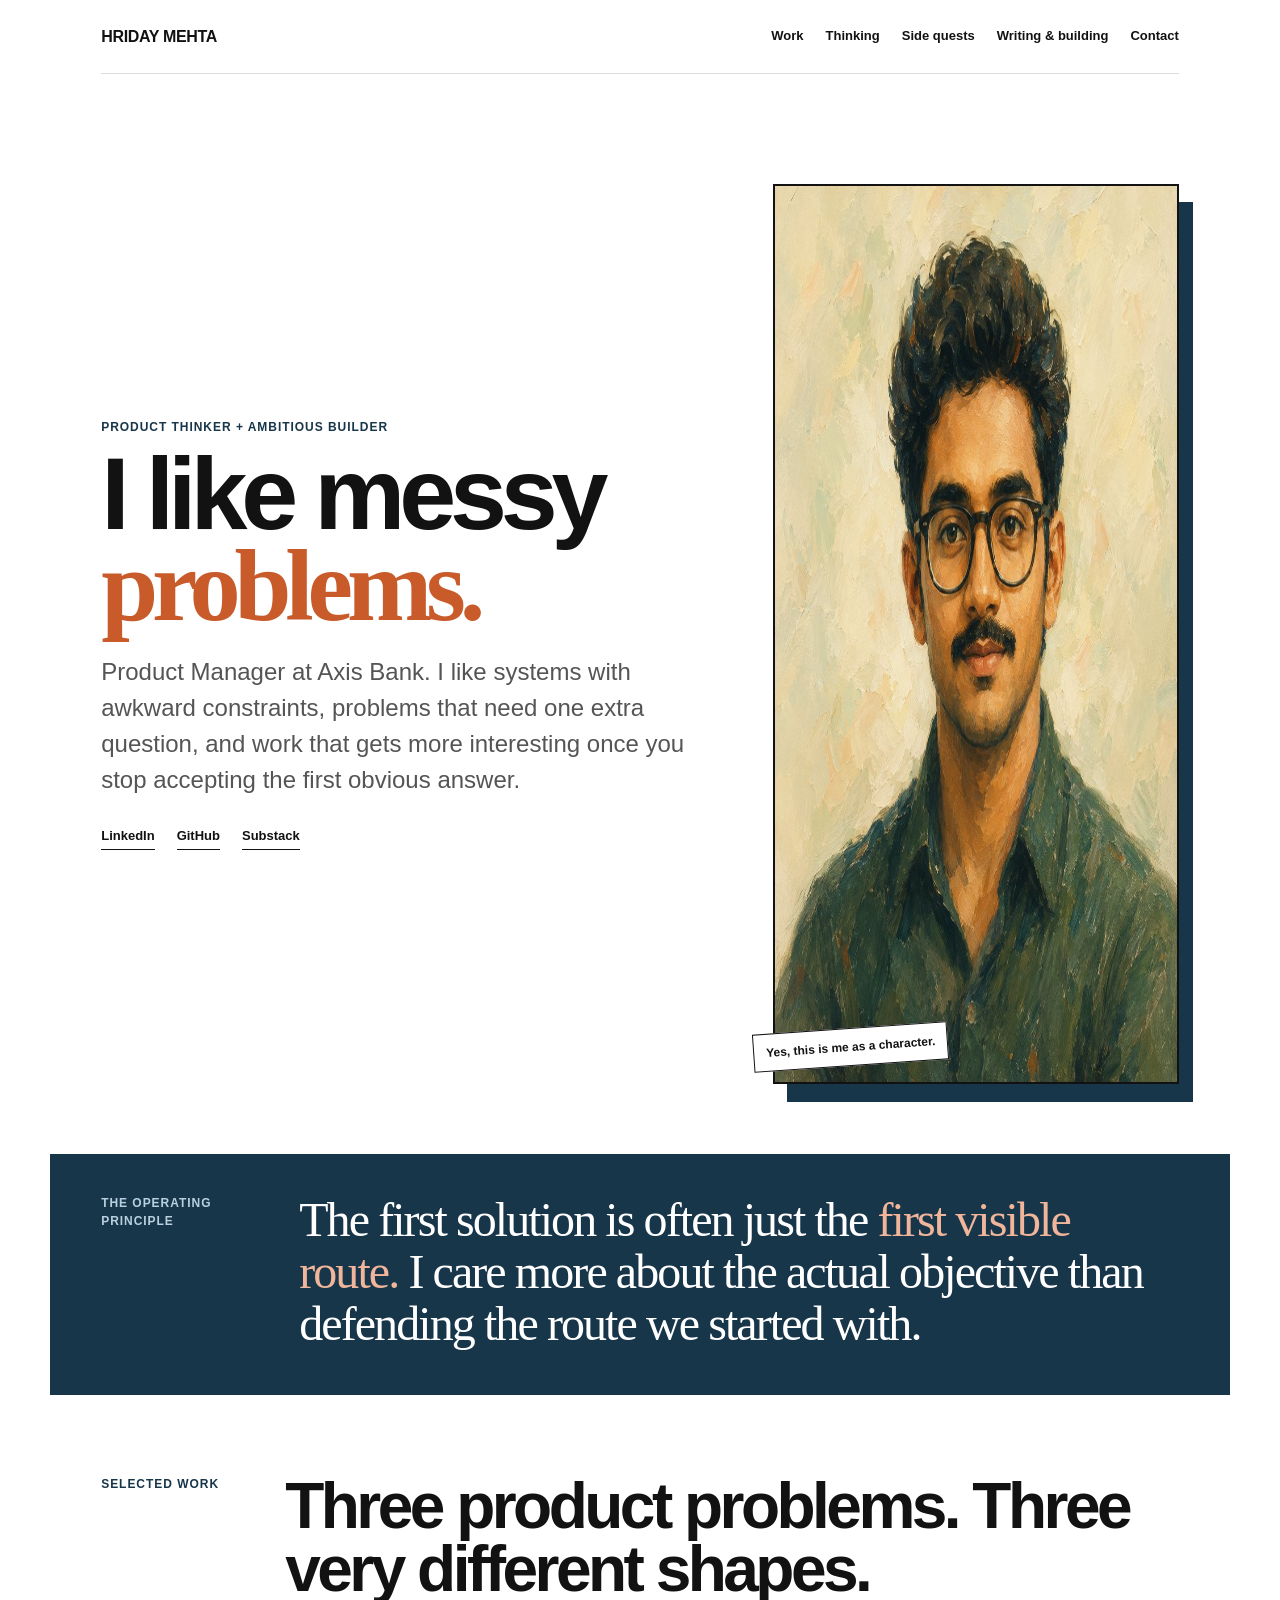
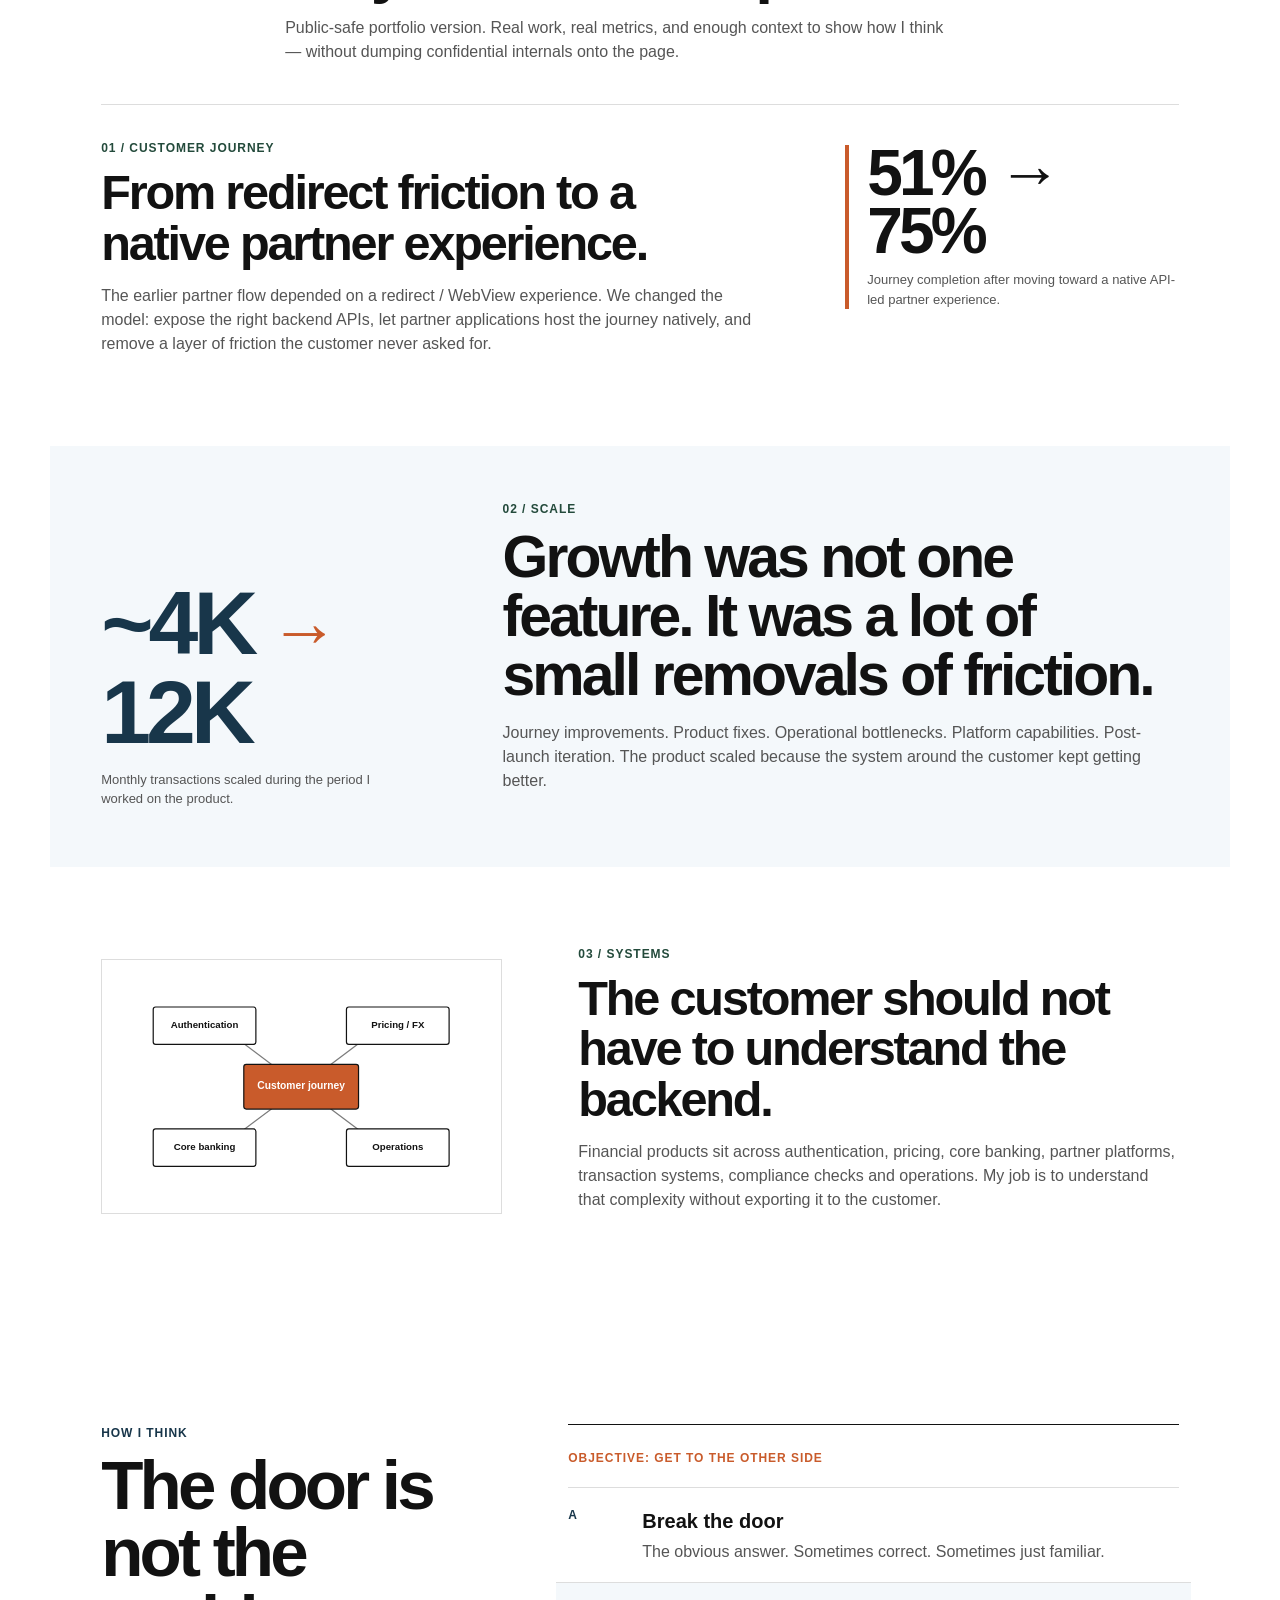
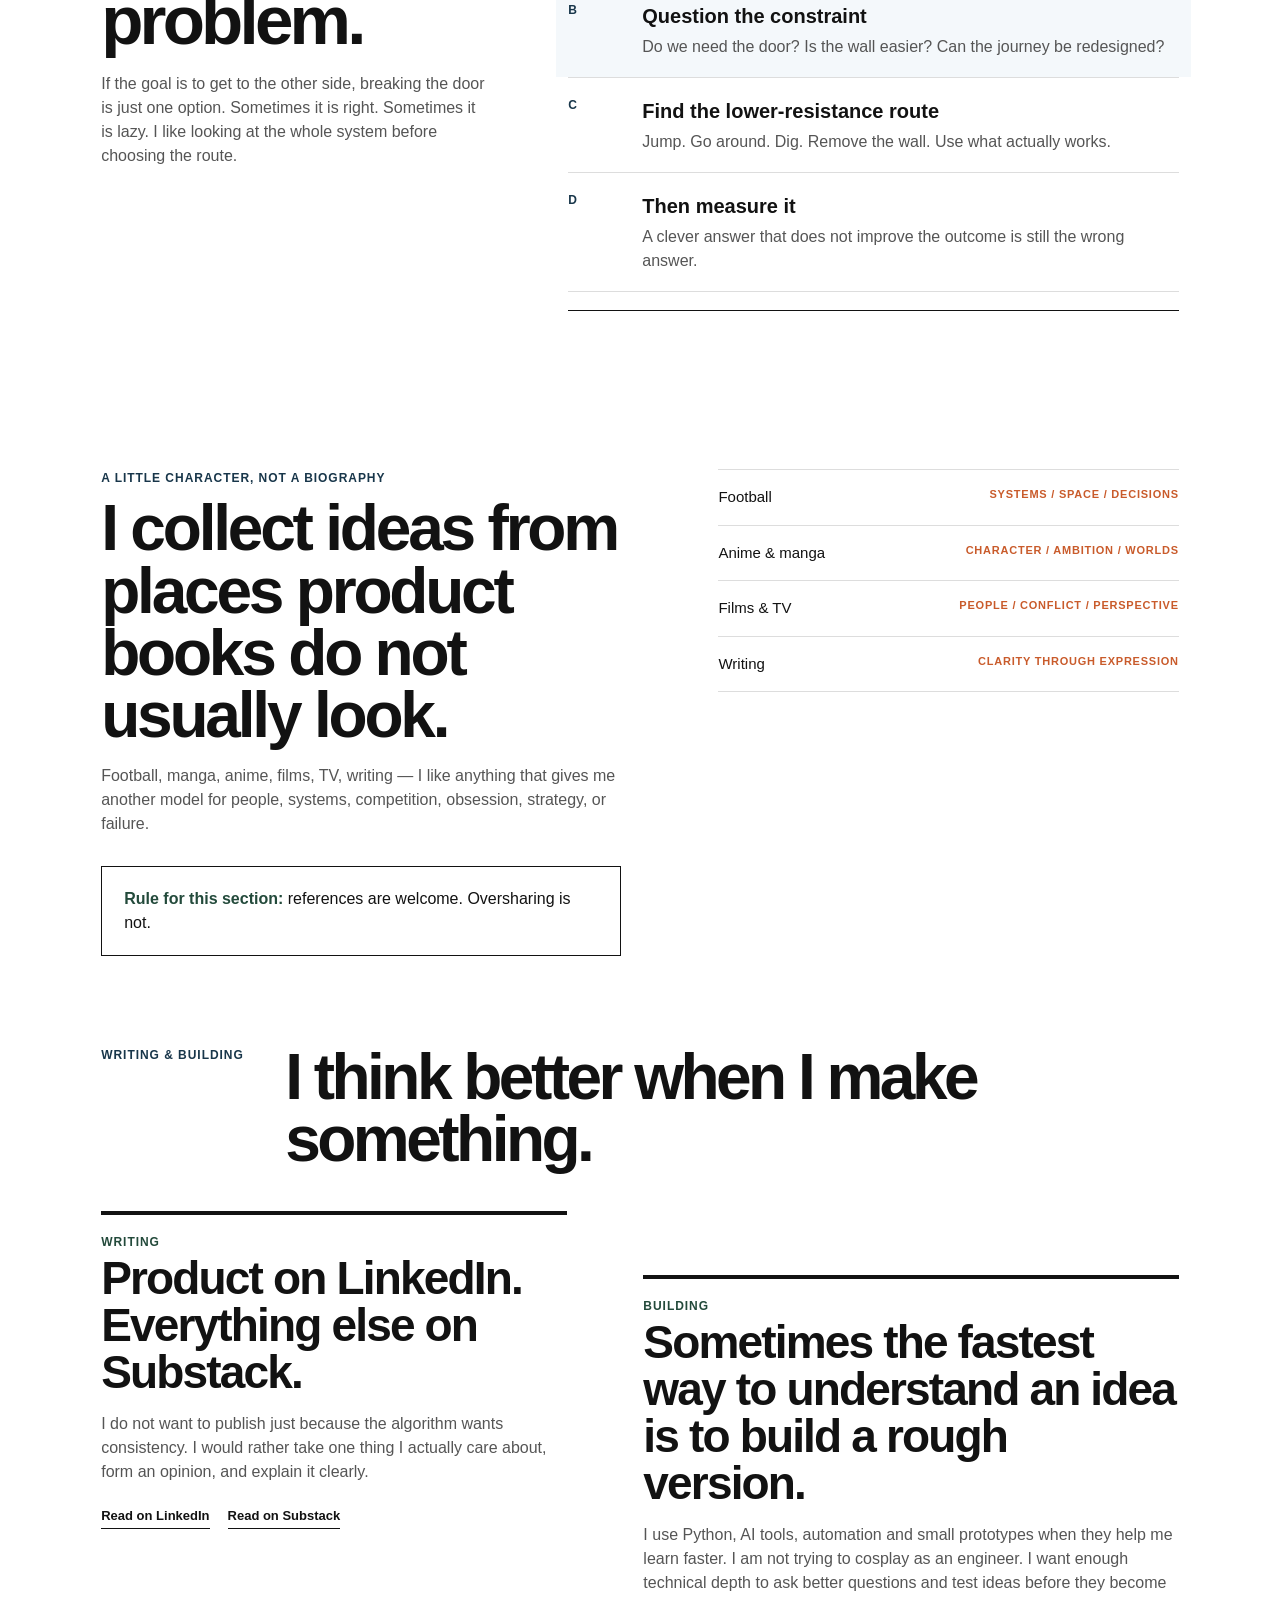
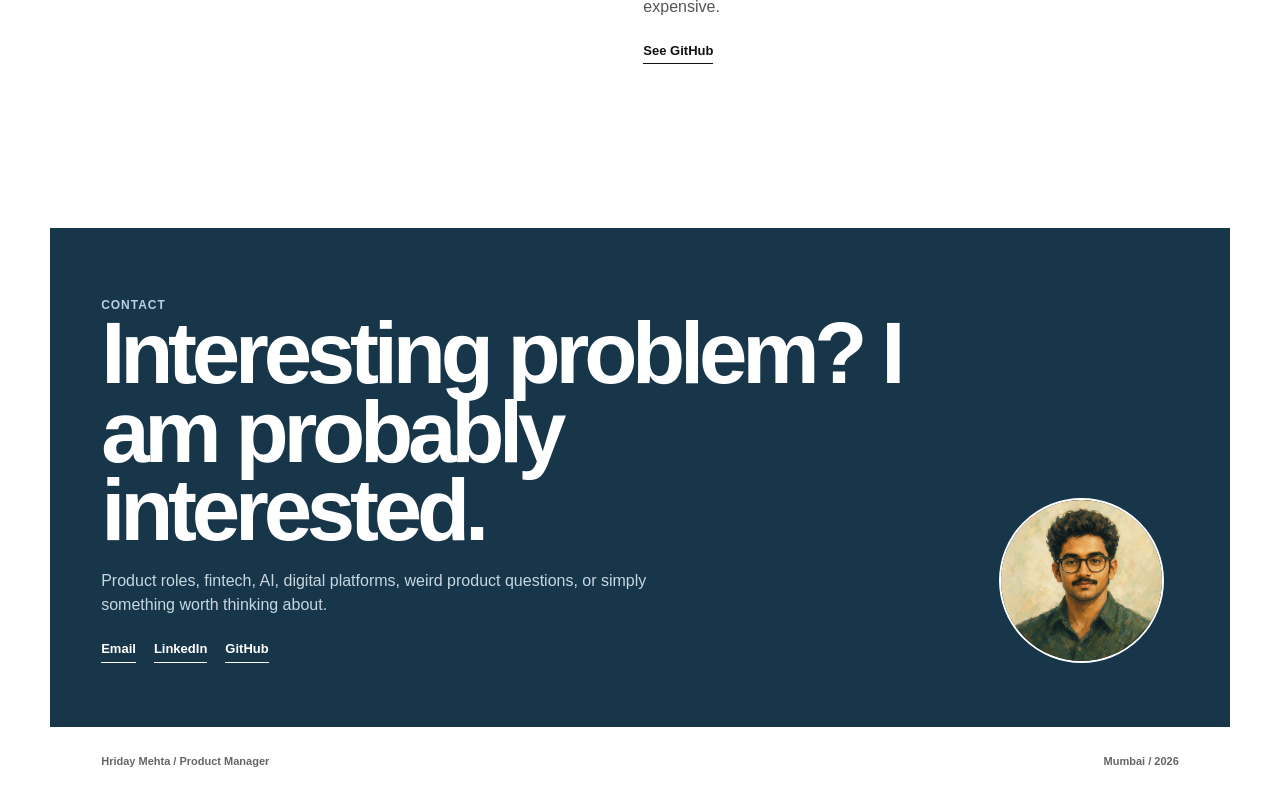
<file: index (3).html>
<!doctype html>
<html lang="en">
<head>
<meta charset="utf-8">
<meta name="viewport" content="width=device-width, initial-scale=1">
<meta name="description" content="Hriday Mehta — Product Manager. Curious, sharp, ambitious, and slightly unconventional.">
<title>Hriday Mehta — Product Manager</title>

<style>
:root{
  --bg:#ffffff;
  --text:#121212;
  --muted:#555555;
  --rule:#dddddd;
  --navy:#18364A;
  --navy-soft:#F4F8FB;
  --rust:#C95B2B;
  --green:#234A3B;
  --max:1180px;
  --pad:clamp(20px,4vw,54px);
}

*{box-sizing:border-box}
html{scroll-behavior:smooth}
body{
  margin:0;
  overflow-x:hidden;
  -webkit-text-size-adjust:100%;
  background:var(--bg);
  color:var(--text);
  font-family:Helvetica, Arial, sans-serif;
  line-height:1.5;
  text-rendering:optimizeLegibility;
}
a{color:inherit;text-decoration:none}
a:focus-visible,button:focus-visible{outline:3px solid var(--rust);outline-offset:4px}
img{max-width:100%;display:block}

.shell{max-width:var(--max);margin:0 auto;padding:0 var(--pad)}
.topbar{
  min-height:74px;
  display:flex;
  align-items:center;
  justify-content:space-between;
  border-bottom:1px solid var(--rule);
  position:relative;
  z-index:5;
  background:#fff;
}
.brand{
  font-size:16px;
  font-weight:700;
  letter-spacing:-.02em;
}
.nav{
  display:flex;
  gap:22px;
  font-size:13px;
  font-weight:600;
}
.nav a{
  padding:6px 0;
  border-bottom:1px solid transparent;
}
.nav a:hover{border-color:var(--text)}
.menu{
  display:none;
  border:0;
  background:none;
  font:inherit;
  font-weight:700;
  min-width:44px;
  min-height:44px;
  color:var(--text);
}

/* HERO */
.hero{
  padding:clamp(60px,9vw,110px) 0 70px;
  display:grid;
  grid-template-columns:minmax(0,1.1fr) minmax(300px,.75fr);
  gap:6vw;
  align-items:center;
}
.kicker{
  font-size:12px;
  font-weight:700;
  letter-spacing:.08em;
  text-transform:uppercase;
  color:var(--navy);
}
.hero h1{
  margin:12px 0 22px;
  font-size:clamp(56px,8vw,108px);
  line-height:.9;
  letter-spacing:-.06em;
  font-weight:700;
}
.hero h1 .normal{
  color:var(--text);
}
.hero h1 .accent{
  color:var(--rust);
  font-family:"Times New Roman", Times, serif;
  font-weight:700;
  display:block;
}
.hero p{
  max-width:690px;
  margin:0;
  font-size:clamp(18px,2vw,24px);
  color:var(--muted);
}
.hero-links{
  display:flex;
  flex-wrap:wrap;
  gap:14px 22px;
  margin-top:28px;
  font-size:13px;
  font-weight:700;
}
.hero-links a{
  border-bottom:1px solid var(--text);
  padding-bottom:3px;
}
.hero-links a:hover{color:var(--rust);border-color:var(--rust)}

.portrait-wrap{
  position:relative;
  width:min(100%,410px);
  justify-self:end;
}
.portrait-shadow{
  position:absolute;
  inset:18px -14px -18px 14px;
  background:var(--navy);
  z-index:0;
}
.portrait{
  position:relative;
  z-index:1;
  border:2px solid var(--text);
  background:#fff;
}
.portrait-note{
  position:absolute;
  left:-20px;
  bottom:18px;
  z-index:2;
  background:#fff;
  border:1px solid var(--text);
  padding:9px 12px;
  font-size:12px;
  font-weight:700;
  transform:rotate(-4deg);
}

/* STRIP */
.idea-strip{
  margin:0 calc(var(--pad)*-1);
  background:var(--navy);
  color:#fff;
  padding:40px var(--pad) 46px;
}
.idea-strip-grid{
  display:grid;
  grid-template-columns:170px 1fr;
  gap:28px;
  align-items:start;
}
.idea-strip .label{
  font-size:12px;
  font-weight:700;
  letter-spacing:.08em;
  text-transform:uppercase;
  color:#B8D0DF;
}
.idea-strip p{
  margin:0;
  max-width:920px;
  font-size:clamp(28px,4vw,48px);
  line-height:1.08;
  letter-spacing:-.04em;
  font-family:"Times New Roman", Times, serif;
}
.idea-strip p .accent{color:#F0B59A}

/* GENERAL */
section{padding:80px 0}
.section-head{
  display:grid;
  grid-template-columns:150px 1fr;
  gap:34px;
  margin-bottom:40px;
}
.section-head .label{
  font-size:12px;
  font-weight:700;
  letter-spacing:.08em;
  text-transform:uppercase;
  color:var(--navy);
}
.section-head h2{
  margin:0;
  font-size:clamp(38px,5vw,70px);
  line-height:.98;
  letter-spacing:-.055em;
  font-weight:700;
}
.section-head p{
  max-width:670px;
  margin:15px 0 0;
  color:var(--muted);
  font-size:16px;
}

/* WORK */
.work-block{
  border-top:1px solid var(--rule);
}
.work-one{
  display:grid;
  grid-template-columns:1.1fr .55fr;
  gap:6vw;
  padding:34px 0 74px;
  align-items:start;
}
.case-tag{
  font-size:12px;
  font-weight:700;
  text-transform:uppercase;
  letter-spacing:.08em;
  color:var(--green);
}
.work-one h3,.work-three h3{
  margin:10px 0 14px;
  font-size:clamp(30px,3.8vw,50px);
  line-height:1.04;
  letter-spacing:-.045em;
}
.case-copy{
  color:var(--muted);
  max-width:700px;
}
.metric{
  border-left:4px solid var(--rust);
  padding-left:18px;
  margin-top:6px;
}
.metric strong{
  display:block;
  font-size:clamp(42px,5vw,68px);
  line-height:.9;
  letter-spacing:-.06em;
}
.metric span{
  display:block;
  margin-top:10px;
  color:var(--muted);
  font-size:13px;
}
.work-two{
  margin:0 calc(var(--pad)*-1);
  padding:54px var(--pad) 58px;
  background:var(--navy-soft);
  display:grid;
  grid-template-columns:.48fr 1fr;
  gap:6vw;
  align-items:end;
}
.growth-metric{
  display:flex;
  align-items:baseline;
  flex-wrap:wrap;
  gap:.08em .18em;
  color:var(--navy);
  font-size:clamp(50px,7vw,96px);
  line-height:.92;
  font-weight:700;
  letter-spacing:-.055em;
}
.growth-metric .arrow{
  font-family:"Times New Roman", Times, serif;
  font-size:.78em;
  color:var(--rust);
  letter-spacing:0;
}
.work-two .small-note{
  margin-top:16px;
  color:var(--muted);
  font-size:13px;
  max-width:300px;
}
.work-two h3{
  margin:10px 0 14px;
  font-size:clamp(34px,4.6vw,62px);
  line-height:1;
  letter-spacing:-.05em;
}
.work-two p{max-width:720px;color:var(--muted)}

.work-three{
  display:grid;
  grid-template-columns:.72fr 1.08fr;
  gap:6vw;
  padding:78px 0 6px;
  align-items:center;
}
.system-map{
  border:1px solid var(--rule);
  background:#fff;
  padding:18px;
}
.system-map svg{
  display:block;
  width:100%;
  height:auto;
  aspect-ratio:5 / 3;
}
.system-map .flow-line{
  stroke:#7A7A7A;
  stroke-width:2;
}
.system-map .flow-box{
  fill:#fff;
  stroke:var(--text);
  stroke-width:2;
}
.system-map .flow-center{
  fill:var(--rust);
  stroke:var(--text);
  stroke-width:2;
}
.system-map text{
  font-family:Helvetica, Arial, sans-serif;
  font-size:16px;
  font-weight:700;
  fill:var(--text);
  text-anchor:middle;
  dominant-baseline:middle;
}
.system-map .center-text{
  fill:#fff;
  font-size:17px;
}

/* THINKING */
.thinking{
  padding-top:110px;
}
.thinking-grid{
  display:grid;
  grid-template-columns:minmax(0,.78fr) minmax(420px,1.22fr);
  gap:6vw;
  align-items:start;
}
.thinking-copy{
  position:sticky;
  top:110px;
}
.thinking-copy h2{
  margin:10px 0 18px;
  font-size:clamp(40px,5.4vw,74px);
  line-height:.97;
  letter-spacing:-.055em;
}
.thinking-copy p{
  max-width:500px;
  color:var(--muted);
}
.route-board{
  border-top:1px solid var(--text);
  border-bottom:1px solid var(--text);
  padding:24px 0 18px;
}
.objective{
  font-size:12px;
  font-weight:700;
  color:var(--rust);
  text-transform:uppercase;
  letter-spacing:.08em;
  margin-bottom:20px;
}
.route{
  display:grid;
  grid-template-columns:58px 1fr;
  gap:16px;
  padding:18px 0;
  border-top:1px solid var(--rule);
}
.route:last-child{border-bottom:1px solid var(--rule)}
.route-no{
  font-size:12px;
  font-weight:700;
  color:var(--navy);
}
.route strong{
  display:block;
  font-size:20px;
  margin-bottom:4px;
}
.route span{color:var(--muted)}
.route.highlight{
  margin:0 -12px;
  padding-left:12px;
  padding-right:12px;
  background:var(--navy-soft);
}

/* SIDE QUESTS */
#sidequests{
  padding-top:78px;
  padding-bottom:42px;
}
#making{
  padding-top:48px;
  padding-bottom:76px;
}
.sidequests-grid{
  display:grid;
  grid-template-columns:1.08fr .92fr;
  gap:6vw;
  align-items:start;
}
.sidequests-grid h2{
  margin:10px 0 18px;
  font-size:clamp(40px,5vw,70px);
  line-height:.97;
  letter-spacing:-.05em;
}
.sidequests-grid p{
  max-width:650px;
  color:var(--muted);
}
.note-card{
  margin-top:30px;
  max-width:520px;
  border:1px solid var(--text);
  background:#fff;
  padding:20px 22px;
}
.note-card strong{color:var(--green)}
.quest-list{border-top:1px solid var(--rule)}
.quest{
  display:flex;
  justify-content:space-between;
  gap:20px;
  padding:16px 0;
  border-bottom:1px solid var(--rule);
  font-size:15px;
}
.quest small{
  color:var(--rust);
  font-size:11px;
  font-weight:700;
  text-transform:uppercase;
  letter-spacing:.07em;
}

/* WRITING + BUILDING */
.makers{
  display:grid;
  grid-template-columns:.93fr 1.07fr;
  gap:6vw;
  align-items:start;
}
.panel{
  border-top:4px solid var(--text);
  padding-top:18px;
}
.panel.offset{margin-top:64px}
.panel h3{
  margin:4px 0 12px;
  font-size:clamp(30px,3.6vw,46px);
  line-height:1.02;
  letter-spacing:-.04em;
}
.panel p{color:var(--muted);max-width:620px}
.panel-links{
  display:flex;
  flex-wrap:wrap;
  gap:16px 18px;
  margin-top:22px;
  font-size:13px;
  font-weight:700;
}
.panel-links a{
  border-bottom:1px solid var(--text);
  padding-bottom:3px;
}
.panel-links a:hover{color:var(--rust);border-color:var(--rust)}

/* CONTACT */
.contact{
  margin:88px calc(var(--pad)*-1) 0;
  background:var(--navy);
  color:#fff;
  padding:68px var(--pad) 64px;
}
.contact-grid{
  display:grid;
  grid-template-columns:1fr 180px;
  gap:5vw;
  align-items:end;
}
.contact h2{
  margin:0;
  max-width:900px;
  font-size:clamp(50px,6.8vw,94px);
  line-height:.9;
  letter-spacing:-.06em;
}
.contact p{
  max-width:620px;
  margin:20px 0 0;
  color:#C7D7E1;
}
.contact .label{
  color:#B8D0DF;
  font-size:12px;
  font-weight:700;
  letter-spacing:.08em;
  text-transform:uppercase;
}
.contact .panel-links a{border-color:#fff}
.contact-avatar{
  width:165px;
  height:165px;
  object-fit:cover;
  border-radius:50%;
  border:2px solid #fff;
  background:#fff;
}

footer{
  display:flex;
  justify-content:space-between;
  gap:20px;
  padding:26px 0 42px;
  color:#666;
  font-size:11px;
  font-weight:700;
}

@media(max-width:920px){
  .growth-metric{
    font-size:clamp(46px,11vw,72px);
  }
  .hero,
  .work-one,
  .work-three,
  .thinking-grid,
  .sidequests-grid,
  .makers,
  .contact-grid{
    grid-template-columns:1fr;
  }
  .portrait-wrap{justify-self:start;width:min(80vw,400px)}
  .work-two{grid-template-columns:1fr}
  .thinking-copy{position:static}
  .panel.offset{margin-top:0}
}
@media(max-width:760px){
  .nav{
    display:none;
    position:absolute;
    top:74px;
    left:var(--pad);
    right:var(--pad);
    background:#fff;
    border-top:1px solid var(--rule);
    border-bottom:1px solid var(--rule);
    flex-direction:column;
    gap:0;
    padding:14px 0;
  }
  .nav.open{display:flex}
  .nav a{padding:11px 0}
  .menu{display:inline-flex;align-items:center;justify-content:flex-end}
  .section-head,
  .idea-strip-grid{grid-template-columns:1fr;gap:16px}
}
@media(max-width:540px){
  .hero h1{font-size:54px}
  .growth-metric{
    font-size:44px;
    gap:.04em .14em;
  }
  .work-two{
    padding-top:42px;
    padding-bottom:46px;
  }
  #sidequests{
    padding-bottom:30px;
  }
  #making{
    padding-top:34px;
  }
  .hero h1 .accent{display:inline}
  .portrait-note{left:8px}
  .section-head h2,.thinking-copy h2,.sidequests-grid h2{font-size:42px}
  .system-map{min-height:280px}
  .contact h2{font-size:52px}
  footer{flex-direction:column}
}

@supports (-webkit-touch-callout: none){
  @media(max-width:920px){
    .thinking-copy{position:static}
  }
}

@media(prefers-reduced-motion:reduce){
  html{scroll-behavior:auto}
  *{transition:none!important;animation:none!important}
}
</style>
</head>
<body>
<div class="shell">
<header class="topbar">
  <a class="brand" href="#top">HRIDAY MEHTA</a>
  <nav class="nav" id="nav" aria-label="Primary">
    <a href="#work">Work</a>
    <a href="#thinking">Thinking</a>
    <a href="#sidequests">Side quests</a>
    <a href="#making">Writing & building</a>
    <a href="#contact">Contact</a>
  </nav>
  <button class="menu" id="menuButton" aria-controls="nav" aria-expanded="false">Menu</button>
</header>

<main id="top">
<section class="hero">
  <div>
    <div class="kicker">Product thinker + ambitious builder</div>
    <h1><span class="normal">I like messy</span> <span class="accent">problems.</span></h1>
    <p>
      Product Manager at Axis Bank. I like systems with awkward constraints, problems that need one extra question, and work that gets more interesting once you stop accepting the first obvious answer.
    </p>
    <div class="hero-links">
      <a href="https://www.linkedin.com/in/hridaymehta56" target="_blank" rel="noreferrer">LinkedIn</a>
      <a href="https://github.com/mehtahriday" target="_blank" rel="noreferrer">GitHub</a>
      <a href="https://substack.com/@hridaymprodman" target="_blank" rel="noreferrer">Substack</a>
    </div>
  </div>

  <div class="portrait-wrap" aria-label="Illustrated portrait of Hriday Mehta">
    <div class="portrait-shadow"></div>
    <img class="portrait" src="hriday-avatar.jpg" alt="Illustrated portrait of Hriday Mehta" width="900" height="900" decoding="async" fetchpriority="high">
    <div class="portrait-note">Yes, this is me as a character.</div>
  </div>
</section>

<div class="idea-strip">
  <div class="idea-strip-grid">
    <div class="label">The operating principle</div>
    <p>The first solution is often just the <span class="accent">first visible route.</span> I care more about the actual objective than defending the route we started with.</p>
  </div>
</div>

<section id="work">
  <div class="section-head">
    <div class="label">Selected work</div>
    <div>
      <h2>Three product problems. Three very different shapes.</h2>
      <p>Public-safe portfolio version. Real work, real metrics, and enough context to show how I think — without dumping confidential internals onto the page.</p>
    </div>
  </div>

  <div class="work-block">
    <article class="work-one">
      <div>
        <div class="case-tag">01 / Customer journey</div>
        <h3>From redirect friction to a native partner experience.</h3>
        <p class="case-copy">The earlier partner flow depended on a redirect / WebView experience. We changed the model: expose the right backend APIs, let partner applications host the journey natively, and remove a layer of friction the customer never asked for.</p>
      </div>
      <div class="metric">
        <strong>51% → 75%</strong>
        <span>Journey completion after moving toward a native API-led partner experience.</span>
      </div>
    </article>

    <article class="work-two">
      <div>
        <div class="growth-metric" aria-label="Monthly transactions grew from approximately 4 thousand to 12 thousand">
  <span>~4K</span><span class="arrow">→</span><span>12K</span>
</div>
        <div class="small-note">Monthly transactions scaled during the period I worked on the product.</div>
      </div>
      <div>
        <div class="case-tag">02 / Scale</div>
        <h3>Growth was not one feature. It was a lot of small removals of friction.</h3>
        <p>Journey improvements. Product fixes. Operational bottlenecks. Platform capabilities. Post-launch iteration. The product scaled because the system around the customer kept getting better.</p>
      </div>
    </article>

    <article class="work-three">
      <div class="system-map" aria-label="System map showing multiple systems feeding one customer journey">
        <svg viewBox="0 0 600 360" role="img" aria-labelledby="systemMapTitle systemMapDesc">
          <title id="systemMapTitle">Systems behind the customer journey</title>
          <desc id="systemMapDesc">Authentication, pricing and FX, core banking, and operations connect into one customer journey.</desc>

          <line class="flow-line" x1="180" y1="90" x2="300" y2="180"></line>
          <line class="flow-line" x1="420" y1="90" x2="300" y2="180"></line>
          <line class="flow-line" x1="180" y1="270" x2="300" y2="180"></line>
          <line class="flow-line" x1="420" y1="270" x2="300" y2="180"></line>

          <rect class="flow-box" x="55" y="48" width="170" height="62" rx="4"></rect>
          <text x="140" y="79">Authentication</text>

          <rect class="flow-box" x="375" y="48" width="170" height="62" rx="4"></rect>
          <text x="460" y="79">Pricing / FX</text>

          <rect class="flow-box" x="55" y="250" width="170" height="62" rx="4"></rect>
          <text x="140" y="281">Core banking</text>

          <rect class="flow-box" x="375" y="250" width="170" height="62" rx="4"></rect>
          <text x="460" y="281">Operations</text>

          <rect class="flow-center" x="205" y="143" width="190" height="74" rx="4"></rect>
          <text class="center-text" x="300" y="180">Customer journey</text>
        </svg>
      </div>
      <div>
        <div class="case-tag">03 / Systems</div>
        <h3>The customer should not have to understand the backend.</h3>
        <p class="case-copy">Financial products sit across authentication, pricing, core banking, partner platforms, transaction systems, compliance checks and operations. My job is to understand that complexity without exporting it to the customer.</p>
      </div>
    </article>
  </div>
</section>

<section id="thinking" class="thinking">
  <div class="thinking-grid">
    <div class="thinking-copy">
      <div class="kicker">How I think</div>
      <h2>The door is not the problem.</h2>
      <p>If the goal is to get to the other side, breaking the door is just one option. Sometimes it is right. Sometimes it is lazy. I like looking at the whole system before choosing the route.</p>
    </div>

    <div class="route-board">
      <div class="objective">Objective: get to the other side</div>

      <div class="route">
        <div class="route-no">A</div>
        <div><strong>Break the door</strong><span>The obvious answer. Sometimes correct. Sometimes just familiar.</span></div>
      </div>

      <div class="route highlight">
        <div class="route-no">B</div>
        <div><strong>Question the constraint</strong><span>Do we need the door? Is the wall easier? Can the journey be redesigned?</span></div>
      </div>

      <div class="route">
        <div class="route-no">C</div>
        <div><strong>Find the lower-resistance route</strong><span>Jump. Go around. Dig. Remove the wall. Use what actually works.</span></div>
      </div>

      <div class="route">
        <div class="route-no">D</div>
        <div><strong>Then measure it</strong><span>A clever answer that does not improve the outcome is still the wrong answer.</span></div>
      </div>
    </div>
  </div>
</section>

<section id="sidequests">
  <div class="sidequests-grid">
    <div>
      <div class="kicker">A little character, not a biography</div>
      <h2>I collect ideas from places product books do not usually look.</h2>
      <p>Football, manga, anime, films, TV, writing — I like anything that gives me another model for people, systems, competition, obsession, strategy, or failure.</p>
      <div class="note-card"><strong>Rule for this section:</strong> references are welcome. Oversharing is not.</div>
    </div>

    <div class="quest-list">
      <div class="quest"><span>Football</span><small>systems / space / decisions</small></div>
      <div class="quest"><span>Anime & manga</span><small>character / ambition / worlds</small></div>
      <div class="quest"><span>Films & TV</span><small>people / conflict / perspective</small></div>
      <div class="quest"><span>Writing</span><small>clarity through expression</small></div>
    </div>
  </div>
</section>

<section id="making">
  <div class="section-head">
    <div class="label">Writing & building</div>
    <div>
      <h2>I think better when I make something.</h2>
    </div>
  </div>

  <div class="makers">
    <div class="panel">
      <div class="case-tag">Writing</div>
      <h3>Product on LinkedIn. Everything else on Substack.</h3>
      <p>I do not want to publish just because the algorithm wants consistency. I would rather take one thing I actually care about, form an opinion, and explain it clearly.</p>
      <div class="panel-links">
        <a href="https://www.linkedin.com/in/hridaymehta56" target="_blank" rel="noreferrer">Read on LinkedIn</a>
        <a href="https://substack.com/@hridaymprodman" target="_blank" rel="noreferrer">Read on Substack</a>
      </div>
    </div>

    <div class="panel offset">
      <div class="case-tag">Building</div>
      <h3>Sometimes the fastest way to understand an idea is to build a rough version.</h3>
      <p>I use Python, AI tools, automation and small prototypes when they help me learn faster. I am not trying to cosplay as an engineer. I want enough technical depth to ask better questions and test ideas before they become expensive.</p>
      <div class="panel-links">
        <a href="https://github.com/mehtahriday" target="_blank" rel="noreferrer">See GitHub</a>
      </div>
    </div>
  </div>
</section>

<section id="contact" class="contact">
  <div class="contact-grid">
    <div>
      <div class="label">Contact</div>
      <h2>Interesting problem? I am probably interested.</h2>
      <p>Product roles, fintech, AI, digital platforms, weird product questions, or simply something worth thinking about.</p>
      <div class="panel-links">
        <a href="mailto:mehtahriday5@gmail.com">Email</a>
        <a href="https://www.linkedin.com/in/hridaymehta56" target="_blank" rel="noreferrer">LinkedIn</a>
        <a href="https://github.com/mehtahriday" target="_blank" rel="noreferrer">GitHub</a>
      </div>
    </div>
    <img class="contact-avatar" src="hriday-avatar.jpg" alt="Illustrated portrait of Hriday Mehta" width="900" height="900" loading="lazy" decoding="async">
  </div>
</section>
</main>

<footer>
  <span>Hriday Mehta / Product Manager</span>
  <span>Mumbai / 2026</span>
</footer>
</div>

<script>
const button=document.getElementById('menuButton');
const nav=document.getElementById('nav');
button.addEventListener('click',()=>{
  const open=nav.classList.toggle('open');
  button.setAttribute('aria-expanded',String(open));
  button.textContent=open?'Close':'Menu';
});
nav.querySelectorAll('a').forEach(link=>{
  link.addEventListener('click',()=>{
    nav.classList.remove('open');
    button.setAttribute('aria-expanded','false');
    button.textContent='Menu';
  });
});
</script>
</body>
</html>
</file>
<file: style.css>
/* HRIDAY MEHTA / PRODUCT PORTFOLIO
   Static HTML, custom CSS and a small comparison control.
   Tokens below control colour and typography; each section has its own composition. */
:root {
  --paper: #f7f8fa;
  --ink: #17191f;
  --muted: #606570;
  --blue: #3447e9;
  --blue-paper: #e9eeff;
  --orange: #ac4224;
  --peach: #ffe1d2;
  --night: #1c2028;
  --night-text: #f0f2f7;
  --mint: #9ae2d0;
  --rule: #d5d8df;
  --font: "Helvetica Neue", Helvetica, Arial, sans-serif;
  --width: 1184px;
}
* { box-sizing: border-box; }
html { scroll-behavior: smooth; scroll-padding-top: 36px; }
body { margin: 0; color: var(--ink); background: var(--paper); font-family: var(--font); font-size: 1rem; line-height: 1.6; -webkit-font-smoothing: antialiased; }
h1,h2,h3,p,figure,dl { margin: 0; }
h1,h2,h3 { line-height: 1.06; font-weight: 700; }
a { color: inherit; text-underline-offset: .3em; text-decoration-thickness: 1px; }
a:hover { color: var(--blue); }
button { font: inherit; }
button,a,summary { -webkit-tap-highlight-color: transparent; }
a:focus-visible,button:focus-visible,summary:focus-visible { outline: 3px solid var(--blue); outline-offset: 6px; }
::selection { color: var(--paper); background: var(--blue); }
.wrap { width: min(var(--width), calc(100% - 96px)); margin-inline: auto; }
.skip { position: absolute; top: -100px; left: 20px; background: var(--ink); color: var(--paper); padding: 12px 20px; z-index: 5; }
.skip:focus { top: 18px; }
.visually-hidden { position: absolute; width: 1px; height: 1px; margin: -1px; padding: 0; overflow: hidden; clip: rect(0,0,0,0); white-space: nowrap; border: 0; }
[hidden] { display: none !important; }
.eyebrow { font-size: .875rem; font-weight: 500; line-height: 1.5; margin-bottom: 24px; }
.muted { color: var(--muted); }
.text-link { display: inline-block; color: var(--blue); font-size: .9375rem; font-weight: 600; padding-block: 8px; }
/* OPENING */
.site-header { display: flex; justify-content: space-between; align-items: center; gap: 32px; padding-block: 31px; }
.wordmark { font-size: 1.125rem; font-weight: 700; letter-spacing: -.05em; text-decoration: none; }
.wordmark span { color: var(--blue); }
nav { display: flex; gap: 35px; }
nav a { font-size: .875rem; text-decoration: none; padding-block: 9px; }
nav a:hover { text-decoration: underline; }
.intro { padding-top: 72px; }
.intro-label { font-size: .9375rem; margin-bottom: 24px; color: var(--muted); }
h1 { font-size: clamp(4rem, 8.7vw, 8.1rem); line-height: .99; letter-spacing: -.065em; font-weight: 700; }
h1 span { color: var(--blue); }
.intro-bottom { display: grid; grid-template-columns: 1fr 220px; gap: 160px; margin-top: 47px; max-width: 1020px; }
.intro-copy { max-width: 550px; }
.intro-copy p { font-size: 1.125rem; line-height: 1.6; }
.intro-copy p+p { margin-top: 8px; color: var(--muted); }
.intro-copy .text-link { margin-top: 19px; }
.intro-aside { font-size: .875rem; line-height: 1.75; padding-top: 5px; }
.intro-aside .muted { margin-top: 16px; }
.intro-foot { margin-top: 93px; font-size: .8125rem; color: var(--muted); display: flex; gap: 20px; padding-bottom: 20px; }
.intro-foot span { color: var(--ink); }
/* STORIES */
.story { padding-top: 70px; padding-bottom: 84px; }
.story-heading { margin-bottom: 38px; }
.story .eyebrow { color: var(--muted); margin-bottom: 18px; }
h2 { font-size: clamp(2.6rem, 4.7vw, 4rem); letter-spacing: -.05em; }
.native-stage { display: grid; grid-template-columns: 1.18fr 1fr; gap: 64px; align-items: start; }
.story-copy { padding-top: 8px; }
.story-copy p,.mismatch-copy>p:not(.eyebrow) { font-size: 1rem; line-height: 1.65; margin-top: 18px; }
.story-copy .lead,.mismatch-copy .lead { font-size: 1.3125rem; line-height: 1.4; font-weight: 500; margin-top: 0; letter-spacing: -.015em; }
.story-copy .outcome { margin-top: 26px; color: var(--muted); font-size: .9375rem; }
.outcome strong { display: inline-block; margin-bottom: 5px; font-size: 1.1875rem; font-weight: 600; color: var(--ink); letter-spacing: -.02em; }
/* A FUNCTIONAL JOURNEY DIAGRAM. The switch changes both flow and benchmark. */
.journey-demo { background: var(--blue-paper); padding: 28px 30px 24px; min-width: 0; }
.demo-top { display: flex; flex-wrap: wrap; align-items: center; justify-content: space-between; gap: 12px; }
.demo-top>p { font-size: .8125rem; color: #43507c; }
.journey-switch { display: none; gap: 17px; }
.js .journey-switch { display: flex; }
.journey-switch button { border: 0; border-bottom: 2px solid transparent; background: transparent; padding: 10px 0 7px; cursor: pointer; color: #475179; font-size: .8125rem; min-height: 44px; }
.journey-switch button[aria-pressed="true"] { border-color: var(--blue); color: var(--blue); font-weight: 700; }
.journey-switch button:hover { color: var(--blue); }
.journey-panel { min-height: 253px; padding-top: 50px; }
.app-boundary { border: 1px solid #9baaf0; padding: 18px 25px 24px; }
.boundary-label { font-size: .75rem; color: #4a5680; margin-bottom: 30px; }
.journey-steps { display: flex; align-items: flex-start; }
.journey-step { display: flex; flex-direction: column; gap: 17px; font-size: .8125rem; line-height: 1.4; min-width: 0; flex: 0 0 107px; }
.journey-step:last-child { align-items: flex-end; text-align: right; flex-basis: 145px; }
.step-dot { display: block; width: 12px; height: 12px; border: 2px solid var(--blue); border-radius: 50%; background: var(--blue-paper); flex-shrink: 0; }
.last-dot { background: var(--blue); }
.route-line { height: 2px; background: var(--blue); flex: 1; margin-top: 5px; margin-inline: -95px -132px; }
.journey-steps .step-dot { position: relative; }
.journey-comment { font-size: .8125rem; color: #49557c; margin-top: 17px; }
.redirect-stages { display: flex; align-items: start; padding-top: 39px; padding-bottom: 9px; gap: 10px; }
.redirect-stage { display: flex; flex-direction: column; align-items: center; text-align: center; gap: 16px; font-size: .8125rem; line-height: 1.35; flex: 1; }
.redirect-stages .route-line { margin: 5px -30px 0; flex: .35; }
.route-line.broken { background: transparent; border-top: 2px dashed #8291c3; }
.outside .step-dot { border-color: var(--orange); background: var(--orange); }
.outside { color: #923919; }
.demo-bottom { display: flex; justify-content: space-between; align-items: end; gap: 15px; border-top: 1px solid #b9c4e6; padding-top: 23px; }
.demo-bottom>p { font-size: .75rem; max-width: 90px; line-height: 1.5; color: #4b567a; }
.completion { display: flex; align-items: center; gap: 13px; }
.completion>span { font-size: 4.75rem; line-height: .95; letter-spacing: -.075em; font-weight: 700; color: var(--blue); }
.completion>p { font-size: .8125rem; line-height: 1.45; color: #35426b; }
/* The details remain native HTML, preserving keyboard support and no-script reading. */
.deep-dive { margin-top: 28px; }
.deep-dive summary { list-style: none; display: flex; gap: 20px; align-items: center; justify-content: space-between; cursor: pointer; color: var(--blue); font-size: .875rem; min-height: 48px; padding-block: 12px; border-bottom: 1px solid var(--rule); }
.deep-dive summary::-webkit-details-marker { display: none; }
.expand-mark { width: 14px; height: 14px; position: relative; flex: 0 0 14px; }
.expand-mark::before,.expand-mark::after { content: ""; position: absolute; background: currentColor; }
.expand-mark::before { height: 1px; left: 0; right: 0; top: 6px; }
.expand-mark::after { width: 1px; top: 0; bottom: 0; left: 6px; }
.deep-dive[open] .expand-mark::after { display: none; }
.detail-body { padding-top: 24px; }
.detail-body h3 { font-size: 1rem; font-weight: 600; letter-spacing: -.02em; margin: 23px 0 8px; }
.detail-body h3:first-child { margin-top: 0; }
.detail-body p { font-size: .9375rem; color: var(--muted); line-height: 1.7; margin-top: 10px; }
/* MISMATCH: open composition, with a typographic comparison rather than another boxed visual. */
.mismatch-story { display: grid; grid-template-columns: 1fr 1.12fr; gap: 115px; padding-block: 95px 120px; }
.mismatch-copy h2 { margin-bottom: 27px; }
.mismatch-copy .deep-dive summary { color: var(--orange); }
.name-study { align-self: center; padding-top: 28px; }
.comparison-caption { font-size: .875rem; color: var(--muted); margin-bottom: 25px; }
.name-row { margin-bottom: 26px; }
.name-row>p { font-size: .75rem; color: var(--muted); margin-bottom: 12px; }
.name-row>div { display: grid; grid-template-columns: 1fr 1.35fr 1fr; gap: 10px; align-items: center; font-size: clamp(1.25rem,2.6vw,2rem); line-height: 1.4; letter-spacing: -.03em; }
.name-row span { padding: 6px 8px; }
.name-row .absent { border-bottom: 1px dashed #abb0ba; padding-bottom: 0; margin-bottom: 6px; }
.name-row .found { background: var(--peach); color: var(--orange); }
.example-note { font-size: .75rem; color: var(--muted); }
.mismatch-outcome { display: flex; gap: 25px; align-items: center; margin-top: 38px; }
.mismatch-outcome strong { font-size: 6.375rem; line-height: 1; letter-spacing: -.08em; color: var(--orange); }
.mismatch-outcome p { font-size: .9375rem; line-height: 1.5; }
/* PLATFORM: system-scale work, darker and more condensed. */
.platform-story { color: var(--night-text); background: var(--night); padding-block: 92px 65px; }
.platform-inner { display: grid; grid-template-columns: 1.05fr 1fr; gap: 20px 110px; }
.platform-intro .eyebrow { color: var(--mint); }
.platform-intro h2 { font-size: clamp(3rem,4.9vw,4.5rem); }
.platform-intro>p:last-child { max-width: 41ch; margin-top: 30px; color: #c0c5cf; font-size: 1.0625rem; line-height: 1.65; }
.map-caption { font-size: .8125rem; color: #bac2d0; margin-bottom: 25px; }
.platform-map ol { list-style: none; margin: 0; padding: 0; position: relative; }
.platform-map ol::before { content: ""; position: absolute; top: 14px; left: 13px; bottom: 43px; width: 1px; background: #506a68; }
.platform-map li { display: flex; gap: 23px; position: relative; padding-bottom: 27px; }
.map-number { font-size: .75rem; line-height: 28px; background: var(--night); color: var(--mint); width: 28px; flex: 0 0 28px; }
.platform-map strong { display: block; font-size: 1.0625rem; font-weight: 500; letter-spacing: -.02em; line-height: 1.3; }
.platform-map li p { font-size: .875rem; color: #b4bcc9; margin-top: 5px; line-height: 1.55; }
.launch-proof { margin-left: 51px; margin-top: 8px; }
.launch-proof p { font-size: .75rem; color: #bac2d0; margin-bottom: 8px; }
.launch-proof strong { font-size: 2.8125rem; font-weight: 600; letter-spacing: -.06em; color: var(--mint); }
.launch-proof span { display: block; margin-top: 8px; font-size: .8125rem; color: #bac2d0; }
.platform-detail { grid-column: 1 / -1; margin-top: 29px; }
.platform-detail summary { color: var(--night-text); border-color: #434a56; }
.platform-detail .detail-body { display: grid; grid-template-columns: 1fr 1fr; gap: 65px; }
.platform-detail .detail-body p { color: #bac2d0; }
.platform-detail .detail-body h3 { color: var(--night-text); }
.platform-story :focus-visible { outline-color: var(--mint); }
/* DELIVERY AS A SINGLE THOUGHT, not a metric wall. */
.underneath { padding-block: 72px 105px; max-width: 1030px; }
.underneath .eyebrow { color: var(--muted); font-size: .8125rem; }
.underneath>p:not(.eyebrow):not(.underneath-note) { max-width: 38ch; font-size: clamp(1.625rem, 2.65vw, 2.3rem); line-height: 1.4; letter-spacing: -.035em; color: var(--muted); }
.underneath strong { color: var(--ink); font-weight: 500; }
.underneath-note { max-width: 58ch; margin-top: 23px; font-size: .9375rem; color: var(--muted); }
.delivery-detail { max-width: 700px; }
/* PERSON */
.person { display: grid; grid-template-columns: .85fr 1fr; gap: 100px; padding-block: 45px 95px; align-items: start; }
.person-photo { padding-top: 10px; max-width: 440px; }
.person-photo img { display: block; width: 100%; height: auto; }
.person-photo p { font-size: .75rem; color: var(--muted); margin-top: 14px; }
.person-copy .eyebrow { color: var(--muted); margin-bottom: 17px; }
.person-copy h2 { font-size: clamp(2.4rem, 3.55vw, 3.2rem); margin-bottom: 29px; }
.person-copy>p:not(.eyebrow) { font-size: 1rem; line-height: 1.7; margin-top: 19px; }
.resume>div { margin-bottom: 25px; }
.resume dt { font-size: .9375rem; font-weight: 600; line-height: 1.5; }
.resume dd { margin: 7px 0 0; font-size: .875rem; color: var(--muted); line-height: 1.65; }
.file-type { font-size: .75rem; font-weight: 400; }
/* OTHER WORK */
.making { padding-block: 42px 105px; }
.making-heading { max-width: 650px; }
.making-heading .eyebrow { color: var(--muted); margin-bottom: 16px; }
.making-heading h2 { font-size: clamp(2.4rem,4.2vw,3.625rem); }
.making-heading>p:last-child { margin-top: 23px; font-size: 1.0625rem; color: var(--muted); max-width: 46ch; }
.projects { display: grid; grid-template-columns: 1fr 1fr; gap: 100px; margin-top: 55px; }
.project-type { font-size: .8125rem; color: var(--blue); margin-bottom: 17px; }
.projects h3 { font-size: 1.6875rem; line-height: 1.2; letter-spacing: -.04em; margin-bottom: 18px; max-width: 24ch; }
.projects article>p:last-child { color: var(--muted); line-height: 1.65; max-width: 48ch; font-size: 1rem; }
.elsewhere { display: flex; flex-wrap: wrap; gap: 20px 30px; align-items: center; margin-top: 52px; }
.elsewhere p { font-size: .8125rem; color: var(--muted); margin-right: 12px; }
.elsewhere a { font-size: .875rem; padding-block: 7px; }
/* CONTACT */
.contact { background: var(--blue); color: #f6f7ff; padding-block: 73px 25px; }
.contact .eyebrow { font-size: .875rem; margin-bottom: 27px; }
.contact h2 { font-size: clamp(3.5rem, 7.5vw, 7rem); letter-spacing: -.065em; line-height: 1; }
.contact-bottom { display: flex; justify-content: space-between; gap: 45px; margin-top: 49px; }
address { font-style: normal; min-width: 0; }
address>a { display: block; width: fit-content; padding-block: 6px; font-size: 1rem; }
address .email { font-size: clamp(1.2rem, 2.2vw, 1.8rem); letter-spacing: -.035em; overflow-wrap: anywhere; margin-bottom: 8px; }
.contact-links { display: flex; flex-direction: column; gap: 12px; padding-top: 11px; font-size: .875rem; }
.contact a:hover { color: #d3dcff; }
.contact :focus-visible { outline-color: #f6f7ff; }
.colophon { display: flex; flex-wrap: wrap; gap: 20px; justify-content: space-between; margin-top: 84px; font-size: .75rem; color: #e1e5ff; }
/* RESPONSIVE: layouts change with the content, not just scale down. */
@media(min-width:1800px) { :root { --width: 1360px; } h1 { font-size: 9rem; } .intro { padding-top: 95px; } .native-stage { gap: 90px; } .journey-panel { min-height: 275px; } .journey-demo { padding: 35px 40px 30px; } }
@media(max-width:1100px) {
 .wrap { width: calc(100% - 72px); }
 .intro { padding-top: 52px; }
 .intro-bottom { gap: 65px; grid-template-columns: 1fr 190px; }
 .native-stage { gap: 38px; grid-template-columns: 1fr 1fr; }
 .journey-demo { padding: 20px; }
 .demo-top { display: block; }
 .journey-switch { margin-top: 6px; }
 .journey-panel { padding-top: 28px; min-height: 243px; }
 .app-boundary { padding-inline: 17px; }
 .journey-step { flex-basis: 88px; }
 .journey-step:last-child { flex-basis: 113px; }
 .journey-steps .route-line { margin-inline: -76px -100px; }
 .completion { display: block; }
 .completion>span { font-size: 4.5rem; }
 .completion>p { margin-top: 10px; }
 .completion>p br { display: none; }
 .mismatch-story { gap: 65px; }
 .platform-inner { column-gap: 65px; }
 .person { gap: 60px; }
 .projects { gap: 60px; }
}
@media(max-width:820px) {
 .wrap { width: calc(100% - 48px); }
 .site-header { padding-block: 25px; }
 nav { gap: 24px; }
 h1 { font-size: 5.7rem; }
 .intro-bottom { gap: 38px; grid-template-columns: 1fr 160px; }
 .intro-copy p { font-size: 1.0625rem; }
 .intro-aside { font-size: .8125rem; }
 .intro-foot { margin-top: 66px; }
 .story { padding-top: 50px; }
 h2 { font-size: 2.75rem; }
 .native-stage { grid-template-columns: 1fr; gap: 30px; }
 .story-copy { max-width: 650px; }
 .journey-demo { padding: 28px; }
 .demo-top { display: flex; }
 .journey-switch { margin-top: 0; }
 .journey-panel { min-height: 242px; padding-top: 30px; }
 .app-boundary { max-width: 530px; margin-inline: auto; padding: 19px 25px 26px; }
 .journey-comment { text-align: center; }
 .demo-bottom .completion { display: flex; align-items: center; }
 .completion>p { margin-top: 0; }
 .completion>p br { display: inline; }
 .redirect-stages { padding-top: 26px; }
 .mismatch-story { gap: 42px; padding-top: 45px; padding-bottom: 75px; }
 .mismatch-copy h2 { font-size: 2.55rem; }
 .mismatch-outcome { gap: 17px; flex-wrap: wrap; margin-top: 28px; }
 .mismatch-outcome strong { font-size: 5rem; }
 .mismatch-outcome p { font-size: .875rem; }
 .name-row>div { gap: 2px; font-size: 1.25rem; }
 .name-row span { padding-inline: 5px; }
 .platform-story { padding-block: 66px 40px; }
 .platform-inner { gap: 35px; }
 .platform-intro h2 { font-size: 3.2rem; }
 .platform-intro>p:last-child { font-size: 1rem; }
 .platform-map li { gap: 14px; }
 .launch-proof { margin-left: 42px; }
 .launch-proof strong { font-size: 2.1rem; }
 .platform-detail { margin-top: 7px; }
 .person { grid-template-columns: .85fr 1fr; gap: 40px; }
 .person-copy h2 { font-size: 2.3rem; }
 .underneath { padding-block: 58px 70px; }
 .projects { gap: 40px; }
 .projects h3 { font-size: 1.5rem; }
}
@media(max-width:620px) {
 .wrap { width: calc(100% - 40px); }
 .site-header { padding-block: 23px; gap: 15px; align-items: start; }
 .wordmark { font-size: 1rem; padding-top: 5px; }
 nav { gap: 15px; }
 nav a { font-size: .75rem; padding-block: 6px; }
 .intro { padding-top: 42px; }
 .intro-label { font-size: .8125rem; margin-bottom: 23px; }
 h1 { font-size: clamp(3rem,11.4vw,4.6rem); line-height: 1.025; letter-spacing: -.065em; }
 .intro-bottom { display: block; margin-top: 32px; }
 .intro-copy p { font-size: 1rem; line-height: 1.7; }
 .intro-copy .text-link { margin-top: 14px; font-size: .875rem; }
 .intro-aside { display: flex; justify-content: space-between; gap: 20px; margin-top: 34px; font-size: .75rem; }
 .intro-aside .muted { margin-top: 0; padding-top: 0; text-align: right; }
 .intro-foot { margin-top: 55px; padding-bottom: 5px; font-size: .75rem; }
 .story { padding-block: 37px 50px; }
 .story-heading { margin-bottom: 27px; }
 .story .eyebrow { font-size: .8125rem; margin-bottom: 15px; }
 h2 { font-size: clamp(2.15rem,8.8vw,3.1rem); line-height: 1.09; letter-spacing: -.055em; }
 .native-stage { gap: 28px; }
 .journey-demo { padding: 20px; }
 .demo-top { display: block; }
 .demo-top>p { font-size: .75rem; }
 .journey-switch { margin-top: 7px; gap: 23px; }
 .journey-switch button { font-size: .8125rem; }
 .journey-panel { padding-top: 27px; min-height: 235px; }
 .app-boundary { padding: 17px 15px 20px; }
 .boundary-label { font-size: .75rem; margin-bottom: 28px; }
 .journey-step { font-size: .75rem; flex-basis: 75px; gap: 15px; }
 .journey-step:last-child { flex-basis: 105px; }
 .journey-steps .route-line { margin-inline: -63px -92px; }
 .journey-comment { font-size: .75rem; text-align: left; margin-top: 15px; }
 .redirect-stage { font-size: .75rem; }
 .redirect-stages { gap: 7px; padding-top: 29px; }
 .redirect-stages .route-line { margin-inline: -14px; }
 .demo-bottom { gap: 20px; padding-top: 20px; }
 .completion>span { font-size: 3.8rem; }
 .demo-bottom .completion { display: block; }
 .completion>p { font-size: .75rem; margin-top: 8px; }
 .completion>p br { display: none; }
 .demo-bottom>p { font-size: .75rem; max-width: 80px; }
 .story-copy .lead,.mismatch-copy .lead { font-size: 1.25rem; }
 .story-copy p,.mismatch-copy>p:not(.eyebrow) { font-size: 1rem; }
 .outcome strong { font-size: 1.125rem; }
 .deep-dive summary { font-size: .875rem; gap: 16px; }
 .mismatch-story { display: flex; flex-direction: column; gap: 35px; padding-block: 42px 65px; }
 .mismatch-copy h2 { font-size: clamp(2.15rem,8.8vw,3.1rem); }
 .name-study { width: 100%; padding-top: 0; }
 .name-row>div { font-size: 1.75rem; gap: 10px; }
 .name-row { margin-bottom: 21px; }
 .name-row span { padding-inline: 7px; }
 .mismatch-outcome { flex-wrap: nowrap; gap: 22px; margin-top: 26px; }
 .mismatch-outcome strong { font-size: 5.6rem; }
 .mismatch-outcome p { font-size: .875rem; }
 .platform-story { padding-block: 51px 35px; }
 .platform-inner { grid-template-columns: 1fr; gap: 37px; }
 .platform-intro h2 { font-size: 3rem; }
 .platform-intro .eyebrow { font-size: .8125rem; margin-bottom: 20px; }
 .platform-intro>p:last-child { font-size: 1rem; margin-top: 24px; }
 .platform-map li { gap: 21px; }
 .platform-map li p { font-size: .875rem; }
 .launch-proof { margin-left: 49px; }
 .launch-proof strong { font-size: 2.7rem; }
 .platform-detail { margin-top: 0; }
 .platform-detail .detail-body { grid-template-columns: 1fr; gap: 23px; }
 .underneath { padding-block: 49px 67px; }
 .underneath>p:not(.eyebrow):not(.underneath-note) { font-size: 1.625rem; line-height: 1.5; }
 .underneath-note { font-size: .9375rem; }
 .person { display: flex; flex-direction: column; gap: 32px; padding-block: 0 60px; }
 .person-photo { max-width: 290px; padding-top: 0; }
 .person-photo p { margin-top: 11px; }
 .person-copy h2 { font-size: 2.375rem; margin-bottom: 23px; }
 .person-copy .eyebrow { font-size: .8125rem; }
 .person-copy>p:not(.eyebrow) { font-size: 1rem; }
 .making { padding-block: 30px 65px; }
 .making-heading h2 { font-size: 2.375rem; }
 .making-heading>p:last-child { font-size: 1rem; margin-top: 20px; }
 .projects { grid-template-columns: 1fr; gap: 35px; margin-top: 35px; }
 .projects h3 { font-size: 1.625rem; }
 .project-type { margin-bottom: 13px; }
 .elsewhere { gap: 12px 25px; margin-top: 34px; }
 .elsewhere p { flex-basis: 100%; }
 .contact { padding-block: 47px 22px; }
 .contact .eyebrow { font-size: .8125rem; margin-bottom: 25px; }
 .contact h2 { font-size: clamp(2.9rem,12vw,4rem); }
 .contact-bottom { flex-direction: column; gap: 26px; margin-top: 31px; }
 address .email { font-size: 1.375rem; }
 address>a { font-size: .9375rem; }
 .contact-links { flex-direction: row; flex-wrap: wrap; gap: 20px; font-size: .8125rem; }
 .colophon { margin-top: 52px; gap: 14px; font-size: .75rem; }
}
@media(max-width:370px) { nav { gap: 11px; } nav a { font-size: .75rem; } .wordmark { font-size: .9375rem; } .site-header { flex-wrap: wrap; } h1 { font-size: 2.95rem; } .journey-demo { padding-inline: 16px; } .name-row>div { font-size: 1.5rem; } .mismatch-outcome strong { font-size: 4.9rem; } }
@media(prefers-reduced-motion:reduce) { html { scroll-behavior: auto; } }
@media print { body { background: #fff; color: #111; } .wrap { width: 100%; } nav,.intro-foot,.journey-switch,.contact-links { display: none !important; } .intro { padding-top: 20px; } h1 { font-size: 64px; } .story,.person { break-inside: avoid; } .platform-story,.contact { background: #eee; color: #111; } .platform-story *,.contact * { color: #111 !important; } .platform-detail .detail-body { color: #111; } }
/* Preserve reading order and labels when a visitor enlarges their text. */
.native-stage > *, .mismatch-story > *, .platform-inner > *, .person > *, .projects > * { min-width: 0; }
.completion > p { max-width: 8em; }
.name-study { container-type: inline-size; container-name: name-study; }
@container name-study (max-width: 20rem) {
  .name-row > div { display: flex; flex-wrap: wrap; gap: 8px; }
  .name-row .absent { min-width: 3.3em; }
}
</file>
